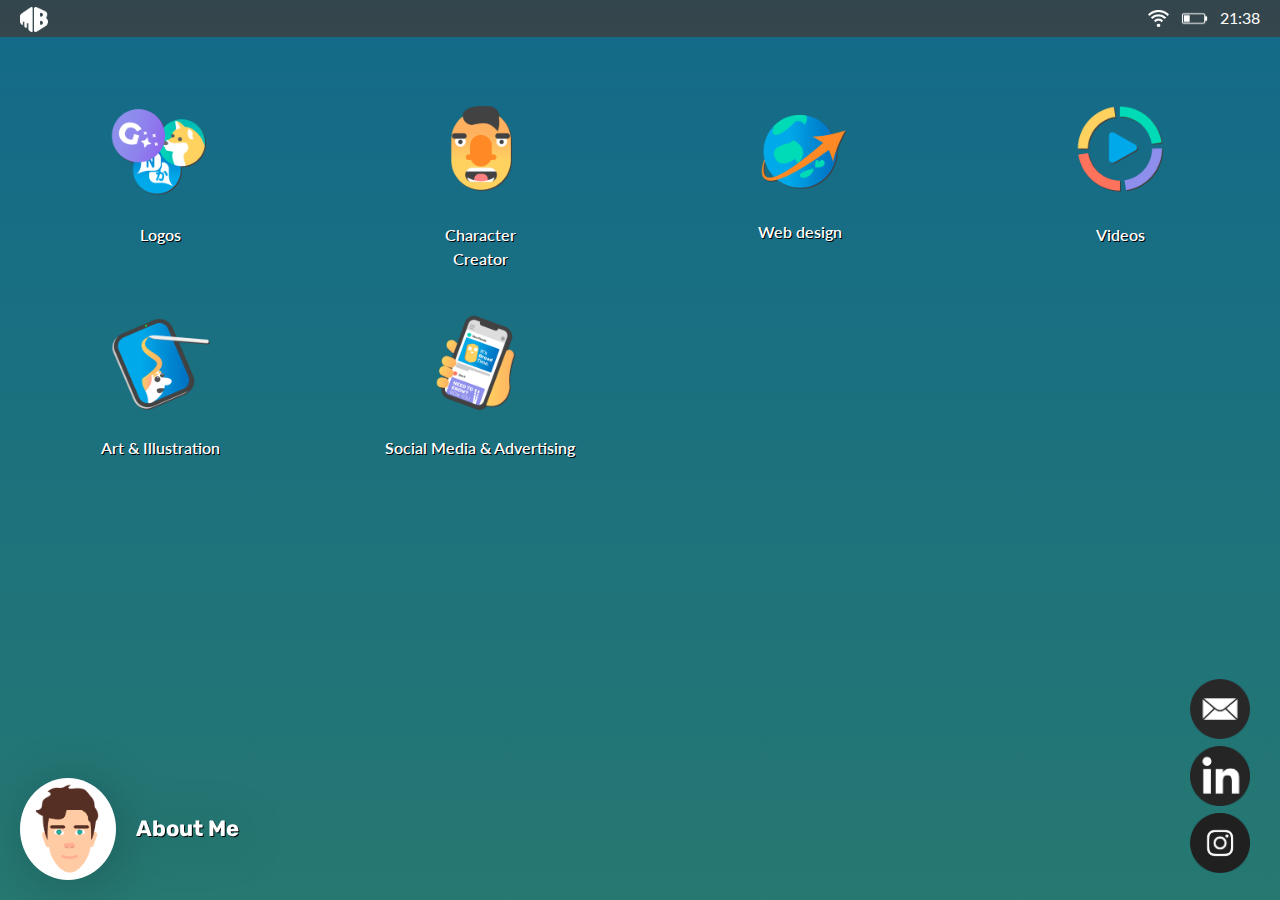
<file: index.html>
<!DOCTYPE html>
<html>

<head>


	<link rel="stylesheet" href="style.css">
	<script src="myscripts.js"></script>
	<link rel="preconnect" href="https://fonts.googleapis.com">
	<link rel="preconnect" href="https://fonts.gstatic.com" crossorigin>
	<link href="https://fonts.googleapis.com/css2?family=Rubik:ital,wght@0,300;0,400;0,500;0,600;0,700;0,800;0,900;1,300;1,400;1,500;1,600;1,700;1,800;1,900&display=swap" rel="stylesheet">
	<link href="https://fonts.googleapis.com/css2?family=Lato:ital,wght@0,100;0,300;0,400;0,700;0,900;1,100;1,300;1,400;1,700;1,900&display=swap" rel="stylesheet">
	<meta name="viewport" content="width=device-width; initial-scale=1.0; maximum-scale=1.0; user-scalable=0;">
	<meta name="apple-mobile-web-app-capable" content="yes">
	<meta name="mobile-web-app-capable" content="yes">



</head>

<body id="index-body">



	<div id="outerContainer">
		<div id="container">

			<div class="topbar">
				<div class="topbar-text">
					<img src="images/icons/mb_logo.png">
				</div>
				<div class=topbar-icons>
					<img src="images/icons/wifi.png">
					<img src="images/icons/battery.png">
					<p><span id="datetime"></span></p>

					<script>
					var dt = new Date();
					document.getElementById("datetime").innerHTML = (("0"+dt.getHours()).slice(-2)) +":"+ (("0"+dt.getMinutes()).slice(-2));
					</script>
				</div>
			</div>



			<div class="icons">
				<div class="icon" id="icon1">
					<a href="graphic.html" target="search_iframe" onclick="openWindow()"><img src="images/icons/logos_icon.png"></a>
					<p>Logos</p>
				</div>





				<div class="icon" id="icon2">
					<a href="ps2/arrangement.html" target="search_iframe" onclick="openWindow()"><img src="images/icons/character_icon.png"></a>
					<p>Character<br>Creator</p>

				</div>

				<div class="icon" id="icon3" onclick="openWindow3()">

					<img src="images/icons/web_icon.png">
					<p>Web design</p>

				</div>

				<div class="icon" id="icon4">

					<a href="videoplayer.html" target="search_iframe" onclick="openWindow()"><img src="images/icons/video_icon.png"></a>
					<p>Videos</p>

				</div>


				<div class="icon" id="icon6">

					<a href="art.html" target="search_iframe" onclick="openWindow()"><img src="images/icons/art_icon.png"></a>
					<p>Art & Illustration</p>

				</div>
				<div class="icon" id="icon7">

					<a href="social.html" target="search_iframe" onclick="openWindow()"><img src="images/icons/social_icon.png"></a>
					<p>Social Media & Advertising</p>

				</div>
			</div>



			<div id="about-me-container">
				<div class="about-me-inner">
					<div>
						<p>Hi, I’m Mitchell. I'm a digital designer based in Wellington, New Zealand. <br><br>

							My skills cover a versatile range of mediums, from animation and video design, graphic design and illustration, through to web design and front-end web development. I built this portfolio from scratch as a web-app to demonstrate this range. I am a creative at heart so I'm always looking at different ways to communicate my design vision.

							<br><br>
							I've worked as an in-house designer and Digital Media Manager for education company StudyTime since 2020, and have contracted as a freelance designer prior and during this time. I also have a double degree of a Bachelor of Design Innovation and a Bachelor of Commerce, majoring in Media Design and Information Systems respectively.
							<br><br>
							If you'd like to learn more, feel free to contact me, or check out my attached socials.


						</p></div>
						<div class="close-about"></div>
					</div>
				</div>





				<div id="dock">
					<div class="about-button-container">
						<div class="about-button"onclick="slide()">
							<img src="images/icons/about_icon.png">
							<h3> About Me </h3>
						</div>
					</div>
				</div>

				<div class="links">
					<a href="mailto:mitchellbarclay2@gmail.com" class="links-links"><img src="images/icons/link_email.png"></a>
					<a href="https://www.linkedin.com/in/mitbarclay/" class="links-links"><img src="images/icons/link_in.png"></a>
					<a href="https://instagram.com/mitchellbarclay" class="links-links"><img src="images/icons/link_ig.png"></a>
				</div>



				<div id="item1" class="item window">

					<div class="close" onclick="closer()">
						<a href="load.html" target="search_iframe">×</a>
					</div>

					<div class="item-window">

						<div class="window-inner" id="window-inner1">
							<div class="webframe-container" >
								<div class="webframe-inner-container">
									<iframe src="graphic.html" class="window-iframe" title="description" name="search_iframe"></iframe>
								</div>
							</div>
						</div>


						<div class="window-inner" id="window-inner2">
							<!-- <div class="character-container" >
							<div class="character-inner-container">
							<iframe src="ps2/arrangement.html" class="window-iframe" title="description"></iframe>
						</div>
					</div> -->
				</div>

				<div class="window-inner" id="window-inner3">


					<div class="tabs-container">
						<div class="tab">
							<a class="tab1 active-tab" href="st_home.html" target="web_iframe" onclick="active1()">StudyTime</a>
							<a class="tab2" href="store.html" target="web_iframe" onclick="active2()">Store</a>
							<a class="tab3" href="academy.html" target="web_iframe" onclick="active3()">Academy</a>
						</div>
					</div>
					<div class="webframe-container">
						<div class="webframe-inner-container">
							<iframe src="st_home.html" class="window-iframe" title="description" name="web_iframe"></iframe>

						</div>
					</div>

				</div>


				<div class="window-inner" id="window-inner4">



				</div>

			</div>

		</div>


		<script src="myscripts.js"></script>
	</body>

	</html>
</file>
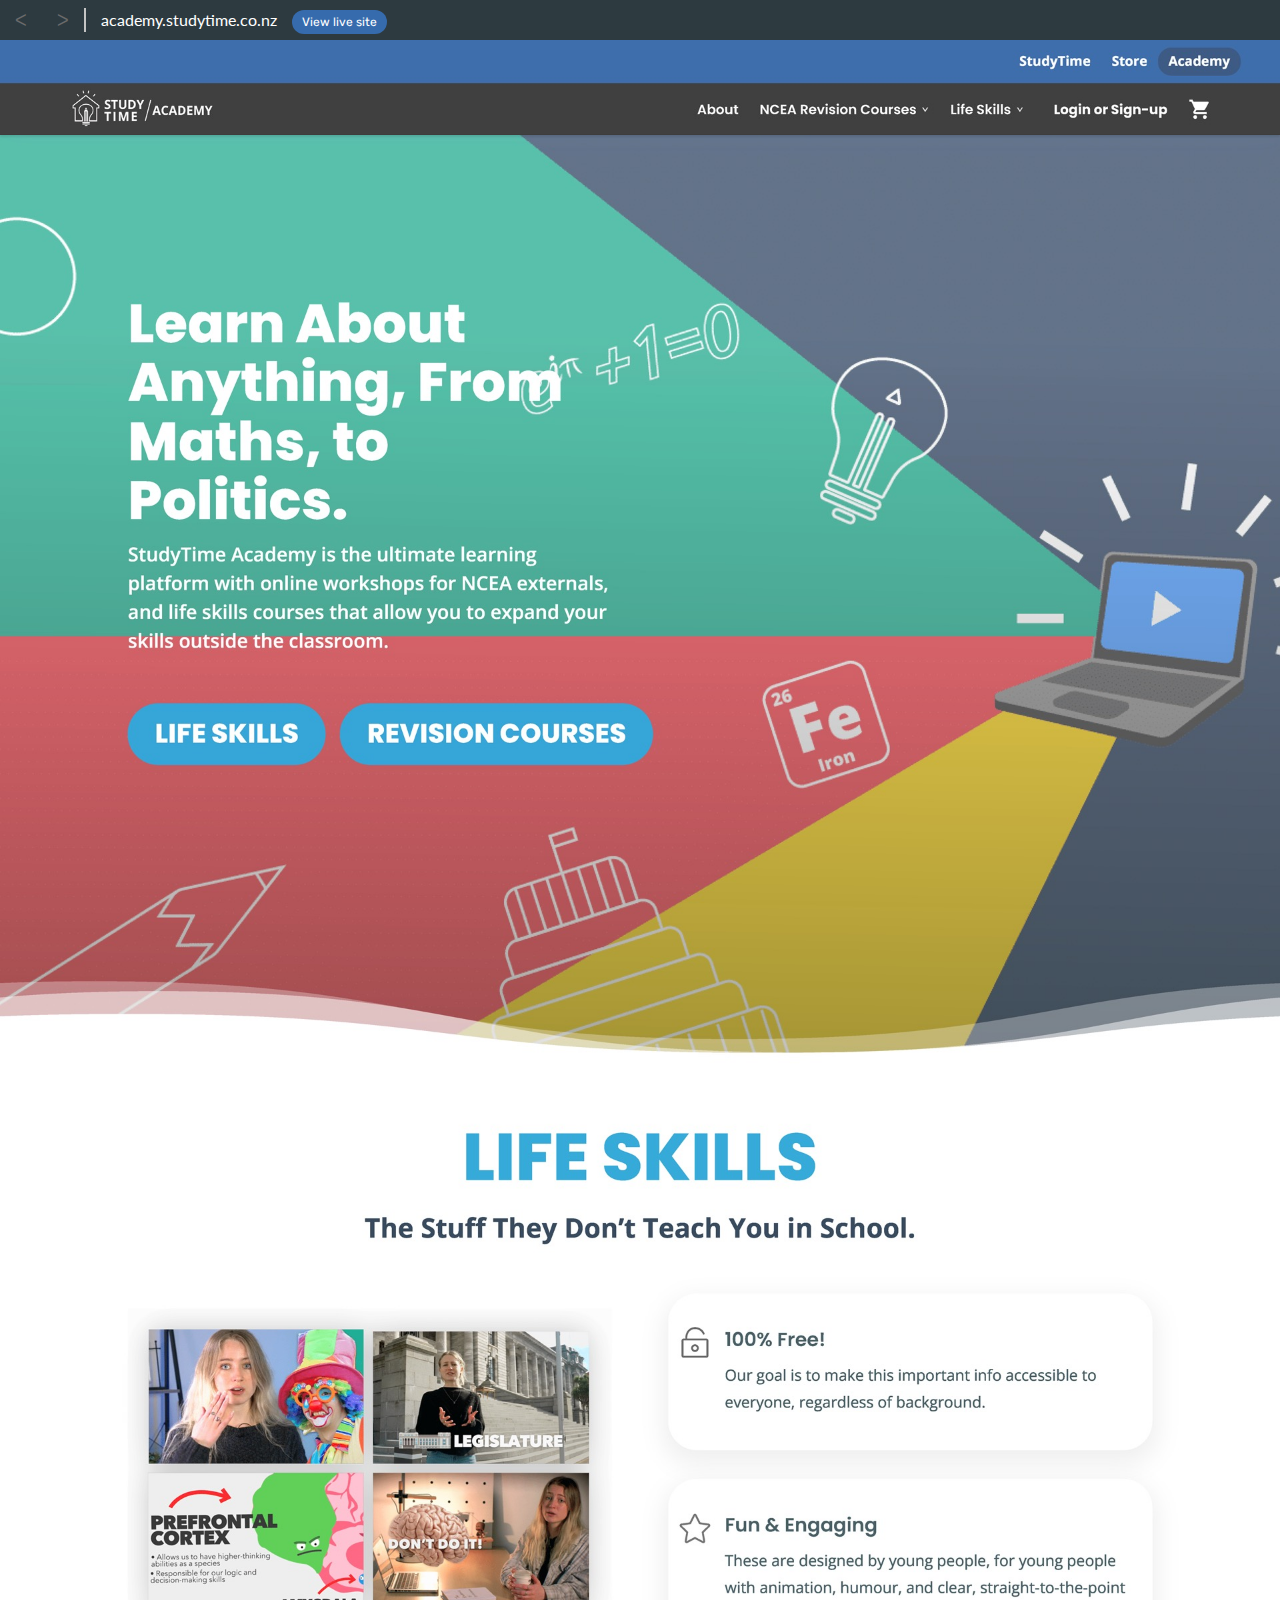
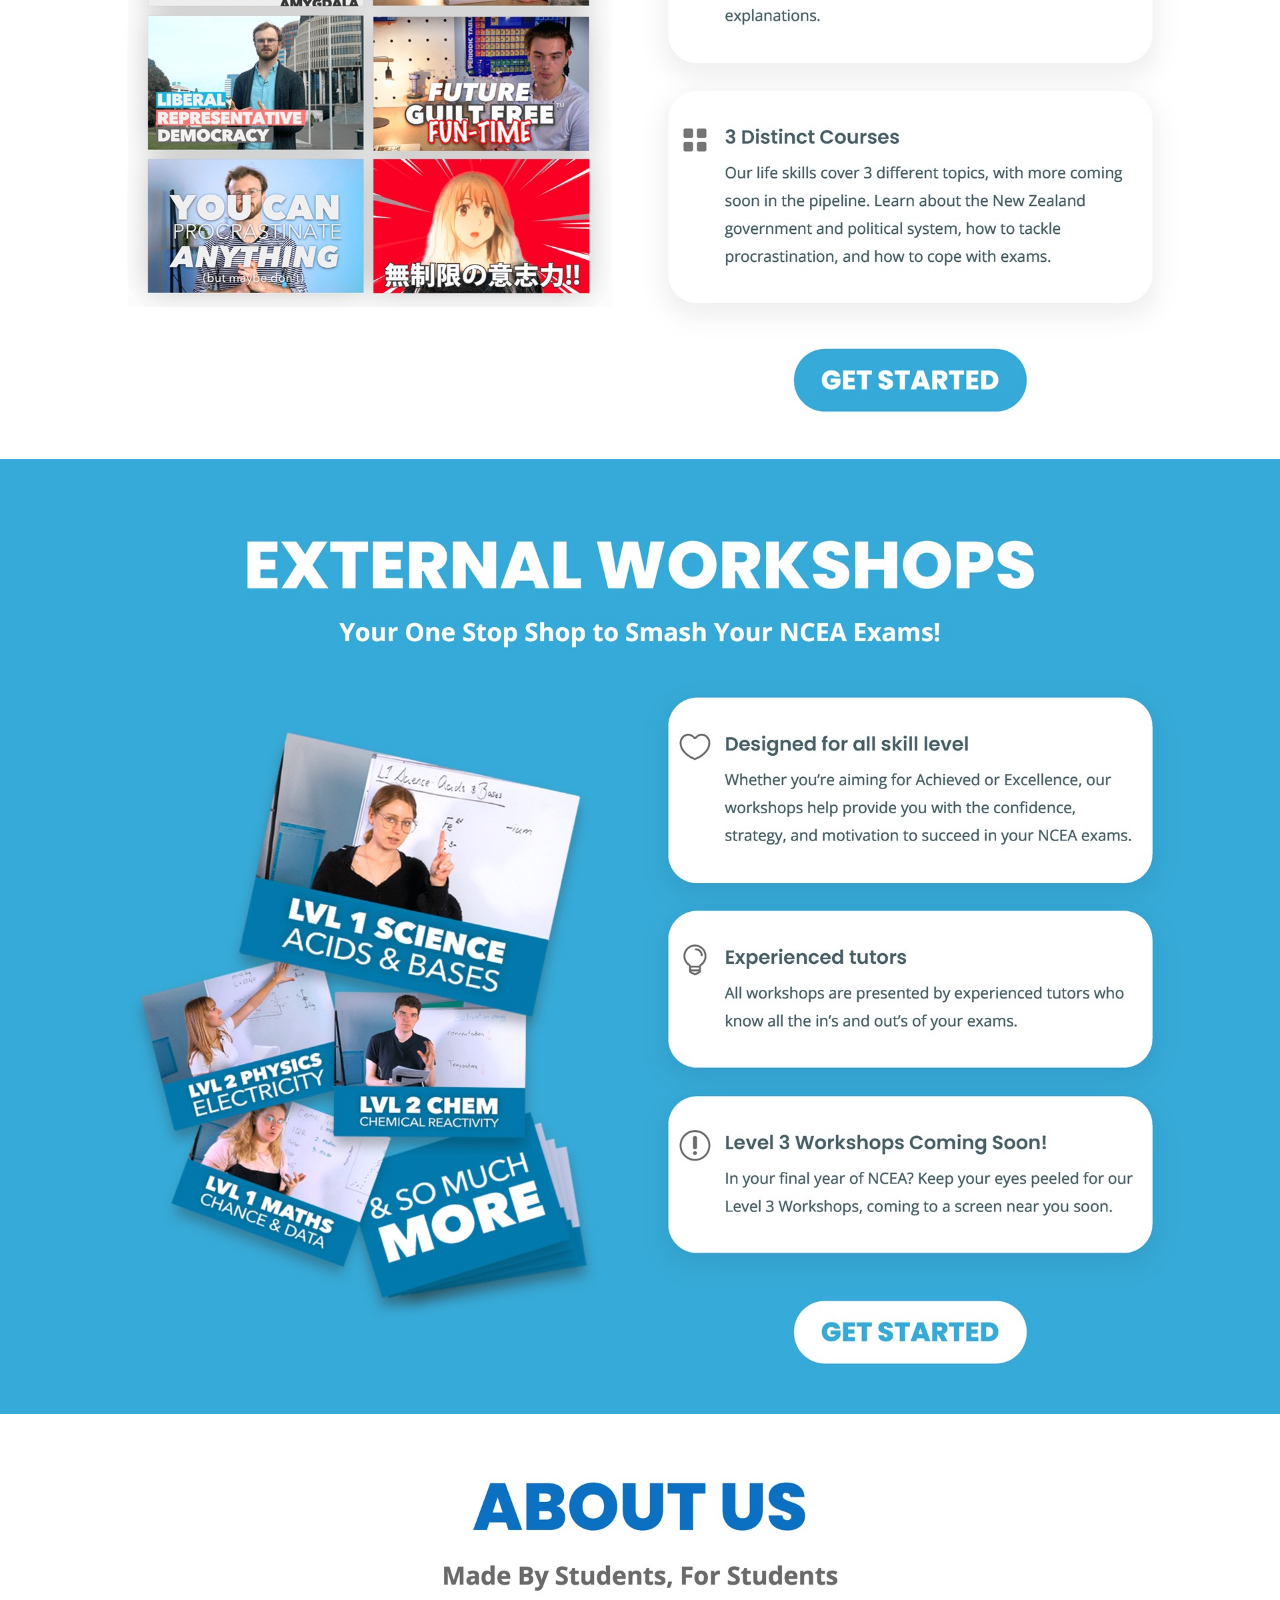
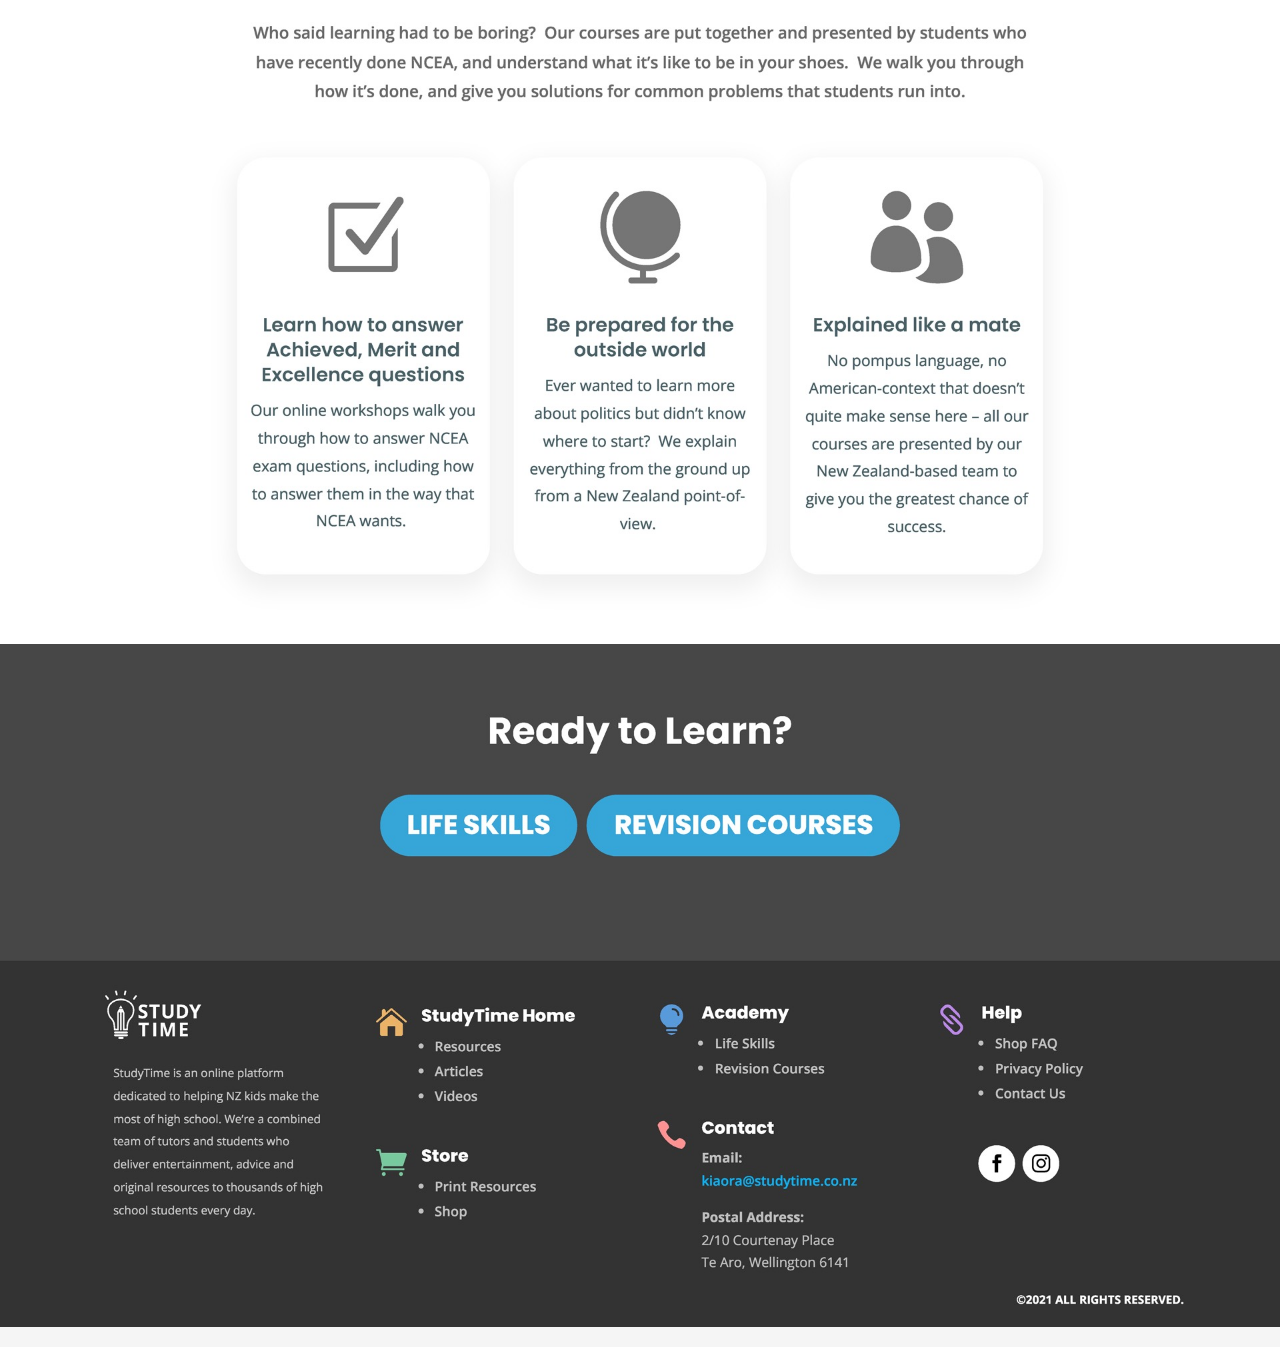
<file: academy.html>
<!DOCTYPE html>
<html>

<head>


	<link rel="stylesheet" href="style.css">
	<script src="myscripts.js"></script>
	<link rel="preconnect" href="https://fonts.googleapis.com">
	<link rel="preconnect" href="https://fonts.gstatic.com" crossorigin>
	<link href="https://fonts.googleapis.com/css2?family=Rubik:ital,wght@0,300;0,400;0,500;0,600;0,700;0,800;0,900;1,300;1,400;1,500;1,600;1,700;1,800;1,900&display=swap" rel="stylesheet">
	<link href="https://fonts.googleapis.com/css2?family=Lato:ital,wght@0,100;0,300;0,400;0,700;0,900;1,100;1,300;1,400;1,700;1,900&display=swap" rel="stylesheet">

	<style>



	</style>


</head>

<body class="iframe-body" style="margin:0px">

	<div class="stitched-website">
		<img src="images/web_ac/ac_menu.jpg" class="web-menu-top">
		<img src="images/web_ac/ac_menu2.jpg" class="web-menu">
		<img src="images/web_ac/ac_1.jpg" class ="page-preview">
		<img src="images/web_ac/ac_2.jpg" class ="page-preview">
		<img src="images/web_ac/ac_3.jpg" class ="page-preview">
		<img src="images/web_ac/ac_4.jpg" class ="page-preview">
		<img src="images/web_ac/ac_5.jpg" class ="page-preview">





	</div>

	<div class="menu-bar" style="position:fixed; width:100vw;">
		<div class="search-bar">
			<p>	ᐸ </p> <p>ᐳ</p>
			<div class="url-bar">
				<p>academy.studytime.co.nz</p><a href="https://academy.studytime.co.nz" class="web-links" target="_blank">View live site</a>
			</div>

		</div>
		<div id="website-info" class="info-closed" onclick="webInfo()">

			<div class = "web-info-inner">
				<p></p>
			</div>

		</div>
	</div>

	<script>

	var infoslide = document.getElementById("website-info");

	function webInfo(){


		if (infoslide.style.width !== "60vw") {
			infoslide.style.width = "60vw";
			infoslide.classList.add('info-open')
			infoslide.classList.remove('info-closed');

		} else {
			infoslide.style.width = "0vw";
			infoslide.classList.remove('info-open')
			infoslide.classList.add('info-closed');

		}


	}

	</script>

</body>

</html>
</file>
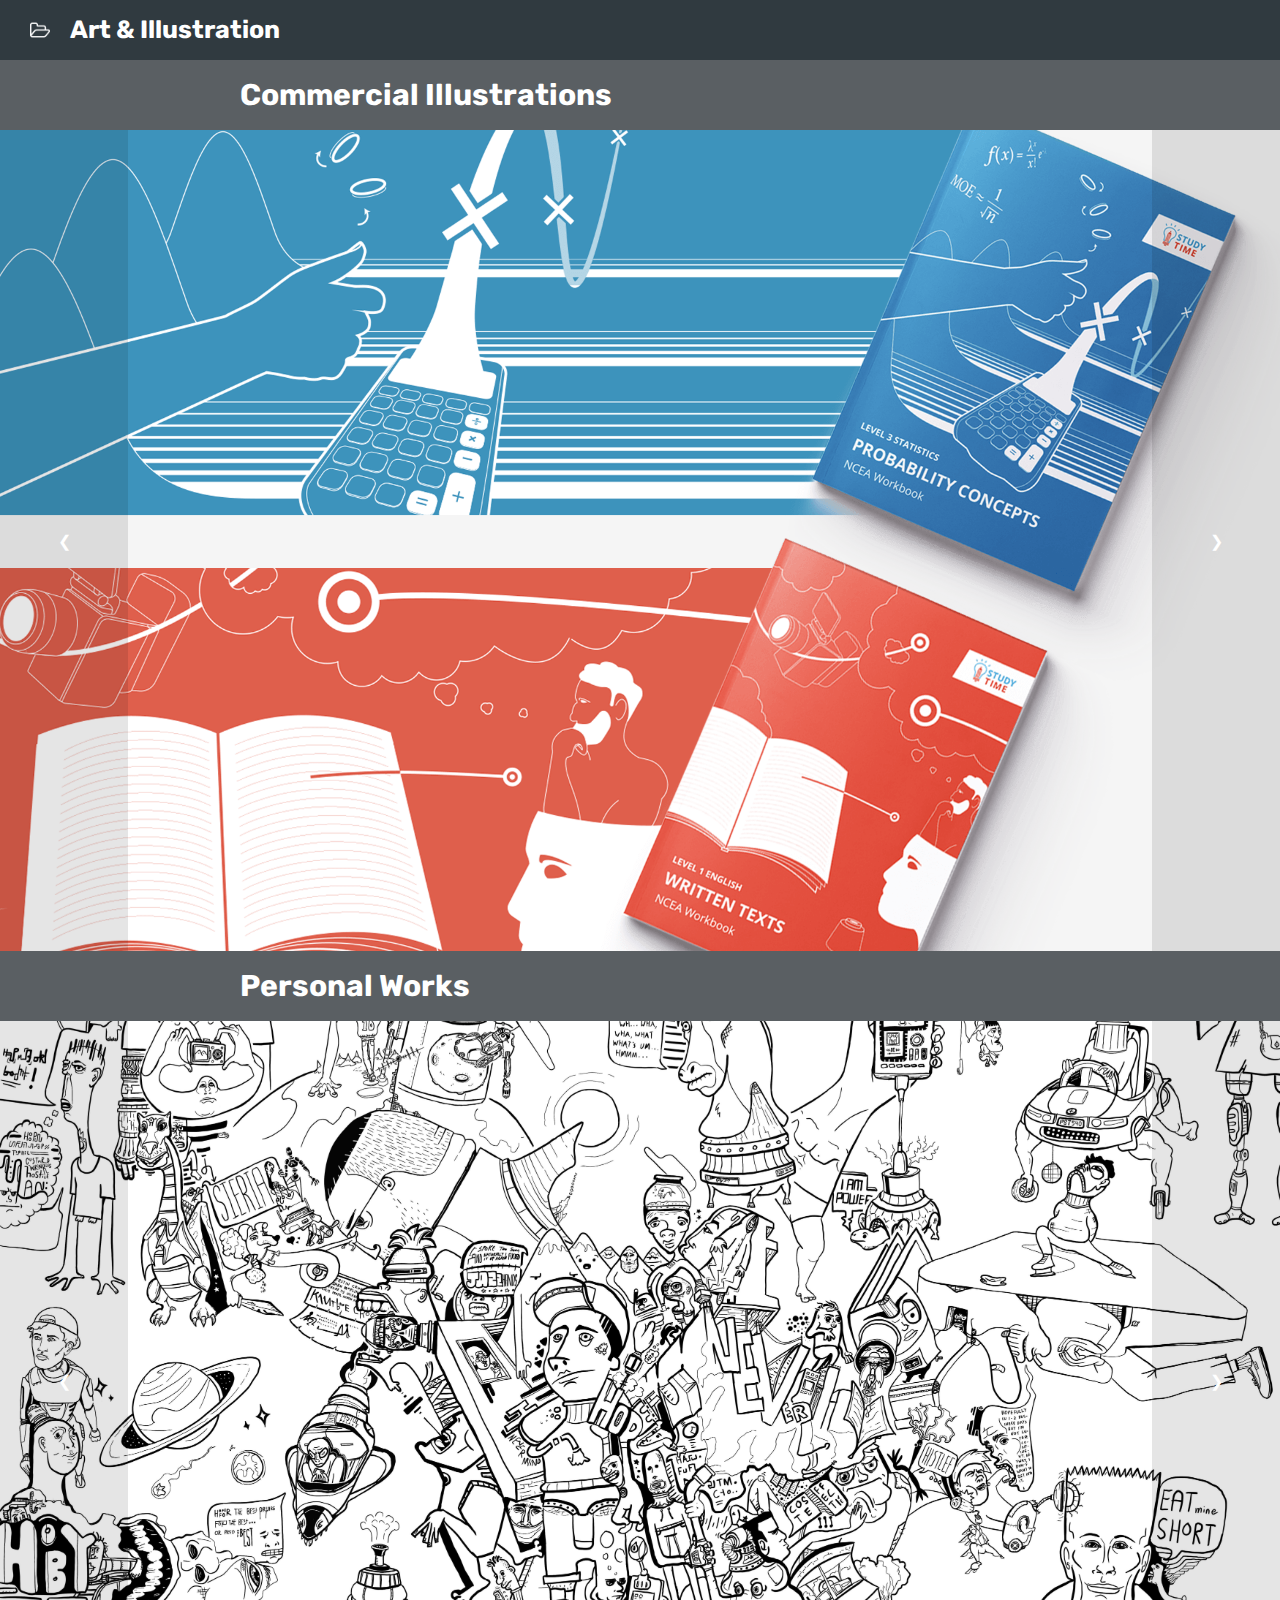
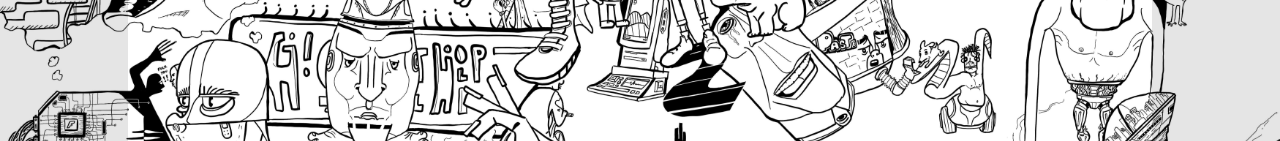
<file: art.html>
<!DOCTYPE html>
<html>

<head>


	<link rel="stylesheet" href="style.css">
	<script src="myscripts.js"></script>
	<link rel="preconnect" href="https://fonts.googleapis.com">
	<link rel="preconnect" href="https://fonts.gstatic.com" crossorigin>
	<link href="https://fonts.googleapis.com/css2?family=Rubik:ital,wght@0,300;0,400;0,500;0,600;0,700;0,800;0,900;1,300;1,400;1,500;1,600;1,700;1,800;1,900&display=swap" rel="stylesheet">
	<link href="https://fonts.googleapis.com/css2?family=Lato:ital,wght@0,100;0,300;0,400;0,700;0,900;1,100;1,300;1,400;1,700;1,900&display=swap" rel="stylesheet">

	<style>

	.mySlides img{
		width:auto;
		max-height:100%;
		margin:auto!important;
		max-width:100%;
	}

	.mySlides2 img{
		width:100%;
		max-height:100%;
		margin:0px;
		max-width:100%;
		padding:0px;
		display:block;

	}

	.mySlides2{
		text-align:center;
		margin:0px;
		padding:0px;

	}

	.mySlides{
		text-align:center;
		height:80vh;
		margin:0px;
		padding:0px;
		display:flex;
		position:relative;
		background:white;

	}

	* {box-sizing:border-box}

	/* Slideshow container */
	.slideshow-container {
		width:100%;
		position: relative;
		margin: auto;
	}

	/* Hide the images by default */
	.mySlides {
		display: none;
	}

	/* Next & previous buttons */
	.prev, .next {
		cursor: pointer;
		position: absolute;
		top: 0%;
		height:100%;
		width:10vw;
		color: white;
		font-weight: bold;
		font-size: 40px;
		transition: 0.6s ease;
		border-radius: 0px;
		user-select: none;
		background-color: rgba(0,0,0,0.1);
		display:flex;
	}

	.prev p, .next p {
		margin:auto;
	}

	.buttons{
		height:100%;
	}
	/* Position the "next button" to the right */
	.next {
		right: 0%;

	}

	/* On hover, add a black background color with a little bit see-through */
	.prev:hover, .next:hover {
		background-color: rgba(0,0,0,0.3);
	}


	/* Fading animation */
	.fade {
		-webkit-animation-name: fade;
		-webkit-animation-duration: 1.5s;
		animation-name: fade;
		animation-duration: 1.5s;
	}

	@-webkit-keyframes fade {
		from {opacity: .4}
		to {opacity: 1}
	}

	@keyframes fade {
		from {opacity: .4}
		to {opacity: 1}
	}



	.row{

		width:100%;
		display:flex;
		text-align:center;
		padding:0px;
		background-color:white;
		border-radius:40px;
		margin-left:auto;
		margin-right:auto;

	}

	body{
		background:white!important;
	}

	.column{
		display:inline-block;
		width:50%;
	}


	.column img{
		width:70%;
	}

	.row img {
		width:100%;
		margin-top:0px;
		margin-bottom:0px;

	}


	.sub-header h2{
		color:#4eb593;
		padding:0px;
		margin:0px;
	}

	.sub-header{
		padding-left:20px;
		padding-right:20px;
		background:white;
		margin-left:20px;
		margin-right:20px;
		border-radius:20px;
		padding-top:15px;
		padding-bottom:15px;
		margin-top:20px;
		margin-bottom:20px;
	}

	.sub-header p{
		text-align:left;
	}


	.logo-header{
		text-align:left;
		background:#303a40;
		width:100%;
		display:flex;
		position:fixed;
		top:0px;
		height:60px;

	}

	.logo-header img{
		height:20px;
		margin-top:auto;
		margin-bottom:auto;
		margin-left:30px;
	}

	.logo-header h1{
		font-size:25px;
		margin-left:20px;
		margin-right:20px;
		color:white;
		margin-top:15px;
		margin-bottom:5px;
		padding-bottom:10px;

	}

	.row2{
		width:100%;
		text-align:center;


	}

	.row2 img{
		width:25vw;
		max-height:300px;
		max-width:80%;
		margin-left:2%;
		margin-right:2%;
		border-radius:30px;
		margin-bottom:2%;
		margin-top:2%;


	}

	.feature-art {
		background:url("images/art/sketch_comp.jpg");
    width:100vw;
		height:80vh;
		background-size:cover;
		background-position:center;
	}
/*
	.feature-art2{
	background:url("images/art/wbk_final2.png");
	background-size:cover;
	background-position:right;
	width:100vw;
	height:90vh;
	} */



	/*
	.page-description p::before{
	content:"↳ ";
	position:absolute;
	margin-left:-40px;
	font-size:1.5em;
	margin-top:0.5em;
	} */

	.description-2{
		margin-top:0px;
	}

	@media screen and (max-width: 767px) {



	}

	@media screen and (max-width: 1000px) {
		.row{
			display:flex;
		}

		.column {
			width:100%;
		}

	}


	@media screen and (max-width: 600px) {
		.row{
			display:inline-block;
			width:100%;
			border-radius:0px;
			margin-bottom:0px;
		}


		.row2 img{
			width:70%;
			height:auto;
			max-height:none;
		}


		.row img {

			margin-top:0px;
			margin-bottom:0px;

		}


	}

</style>


</head>

<body class="iframe-body" style="background:#ebebeb; margin:0px; padding:0px;">


	<div class="logo-header">
		<img src="images/icons/openfolder.png"><h1>Art & Illustration</h1>
	</div>

	<div class="page-description">
		<!-- <p><b>StudyTime:</b> While working for education company StudyTime I was fortunate enough to put my mark on resources used by thousands of NCEA students every year. This included cover illustrations and in-book illustrations for workbooks and visual guides, as well as social media materials and visual iconography for the StudyTime series of websites.</p> -->
		<h3>Commercial Illustrations</h3>
	</div>


<!--
	<div class="row">

		<img src="images/art/wbk_final2.png">
	</div> -->




	<div class="slideshow-container">
		<div class="mySlides2 fade">
			<img src="images/art/wbk_final2.png">
			<!-- <div class="feature-art2">
			</div> -->
		</div>

		<div class="mySlides2 fade">
			<img src="images/art/wtg_illustration1.png">
		</div>

		<div class="mySlides2 fade">
			<img src="images/art/wtg_illustration2.png">
		</div>

		<div class="mySlides2 fade">
			<img src="images/art/success.png">

		</div>

		<div class="mySlides2 fade">
			<img src="images/art/funeral.png">

		</div>

		<div class="mySlides2 fade">
			<img src="images/art/academy_banner.jpg">
		</div>

		<div class="mySlides2 fade">
			<img src="images/art/st_mash2.png">
		</div>

		<div class="buttons">
			<!-- Next and previous buttons -->
			<a class="prev" onclick="plusSlides2(-1)"><p>&#10094;</p></a>
			<a class="next" onclick="plusSlides2(1)"><p>&#10095;</p></a>
		</div>
	</div>



	<div class="page-description description-2">
		<!-- <p><b>Personal works:</b> A collection of my favourite illustrative works undertaken for friends and family, or personal projects.</p> -->
		<h3>Personal Works</h3>
	</div>

	<!-- <div class="row2">
	<img src="images/art/mans.jpg">
	<img src="images/art/sushi.jpg">
	<img src="images/art/bear.jpg">
	<img src="images/art/robot.png">
	<img src="images/art/brart.jpg">
	<img src="images/art/smile.png">
	<img src="images/art/blonde.jpg">
	<img src="images/art/bot.jpg">
	<img src="images/art/cry.jpg">
	<img src="images/art/me2.png">
	<img src="images/art/speed.jpg">





</div> -->



<!-- <img src="images/art/sketch_comp.jpg" style="width:100vw;"> -->


<!-- Slideshow container -->
<div class="slideshow-container">

	<!-- Full-width images with number and caption text -->
	<div class="mySlides fade">
		<!-- <img src="images/art/sketch_comp.jpg"> -->
		<div class="feature-art"></div>
	</div>

	<div class="mySlides fade">
		<img src="images/art/bear.jpg">
	</div>

	<div class="mySlides fade">
		<img src="images/art/mans.jpg">
	</div>

	<div class="mySlides fade">
		<img src="images/art/sushi.jpg">
	</div>


	<div class="mySlides fade">
		<img src="images/art/robot.png">
	</div>

	<div class="mySlides fade">
		<img src="images/art/funeral.png">
	</div>

	<div class="mySlides fade">

		<img src="images/art/me2.png">

	</div>

	<div class="mySlides fade">

		<img src="images/art/squad.jpg">

	</div>



	<div class="mySlides fade">
		<img src="images/art/smile.png">
	</div>

	<div class="mySlides fade">

		<img src="images/art/speed.jpg">

	</div>

	<div class="mySlides fade">

		<img src="images/art/bot.jpg">

	</div>

	<div class="mySlides fade">

		<img src="images/art/blonde.jpg">

	</div>

	<div class="mySlides fade">
		<img src="images/art/brart.jpg">
	</div>


	<div class="mySlides fade">
		<img src="images/art/cry.jpg">
	</div>





	<div class="buttons">
		<!-- Next and previous buttons -->
		<a class="prev" onclick="plusSlides(-1)"><p>&#10094;</p></a>
		<a class="next" onclick="plusSlides(1)"><p>&#10095;</p></a>
	</div>
</div>


<style>

</style>

<script>

var slideIndex = 1;
showSlides(slideIndex);
showSlides2(slideIndex);


// Next/previous controls
function plusSlides(n) {
	showSlides(slideIndex += n);
}

function plusSlides2(n) {
	showSlides2(slideIndex += n);
}

// Thumbnail image controls
function currentSlide2(n) {
	showSlides(slideIndex = n);
}

function currentSlide2(n) {
	showSlides2(slideIndex = n);
}



function showSlides(n) {
	var i;
	var slides = document.getElementsByClassName("mySlides");
	if (n > slides.length) {slideIndex = 1}
	if (n < 1) {slideIndex = slides.length}
	for (i = 0; i < slides.length; i++) {
		slides[i].style.display = "none";
	}

	slides[slideIndex-1].style.display = "block";
}

function showSlides2(n) {
	var i;
	var slides2 = document.getElementsByClassName("mySlides2");
	if (n > slides2.length) {slideIndex = 1}
	if (n < 1) {slideIndex = slides2.length}
	for (i = 0; i < slides2.length; i++) {
		slides2[i].style.display = "none";
	}

	slides2[slideIndex-1].style.display = "block";
}

</script>



</body>

</html>
</file>
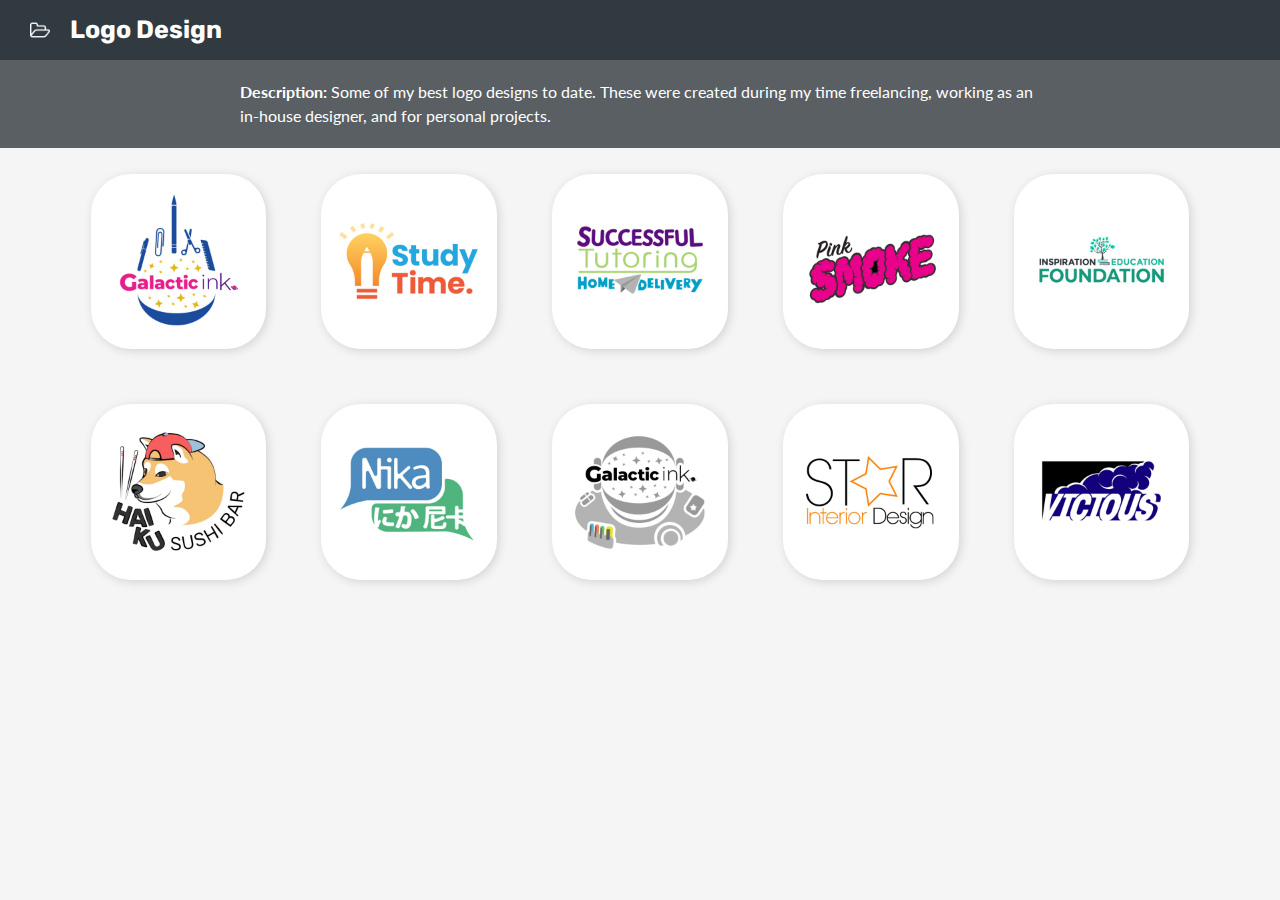
<file: graphic.html>
<!DOCTYPE html>
<html>

<head>


	<link rel="stylesheet" href="style.css">
	<script src="myscripts.js"></script>
	<link rel="preconnect" href="https://fonts.googleapis.com">
	<link rel="preconnect" href="https://fonts.gstatic.com" crossorigin>
	<link href="https://fonts.googleapis.com/css2?family=Rubik:ital,wght@0,300;0,400;0,500;0,600;0,700;0,800;0,900;1,300;1,400;1,500;1,600;1,700;1,800;1,900&display=swap" rel="stylesheet">
	<link href="https://fonts.googleapis.com/css2?family=Lato:ital,wght@0,100;0,300;0,400;0,700;0,900;1,100;1,300;1,400;1,700;1,900&display=swap" rel="stylesheet">

	<style>

body{
	background:white!important;
}

	.row{

		width:100%;
		display:flex;
		text-align:center;

	}



	.flex-grid img{
		width:18%;
		max-width:150px;
		background:white;
		padding:1%;
		border-radius:40px;
		margin:2%;
		box-shadow:2px 2px 10px lightgrey;
	}


.page-description{
}

.page-description p{
}






	@media screen and (max-width: 700px) {
		.row{
			display:inline-block;
		}
		.flex-grid img{
			width:25%;
		}



	}


	@media screen and (max-width: 500px) {
		.row{
			display:inline-block;
		}
		.flex-grid img{
			width:40%;
			border-radius:20px;
			margin:2%;
		}


	.logo-header h1{
	}


	}

</style>


</head>

<body class="iframe-body" style="background:#f5f5f5; margin:0px; padding:0px;">


	<div class="logo-header">
		<img src="images/icons/openfolder.png"><h1>Logo Design</h1>
	</div>

	<div class="page-description">
		<p><b>Description:</b> Some of my best logo designs to date. These were created during my time freelancing, working as an in-house designer, and for personal projects.</p>
	</div>

	<div class="row">
		<div class="flex-grid">
			<img src="images/logos/gala.jpg">
			<img src="images/logos/st.jpg">
			<img src="images/logos/skt.jpg">
			<img src="images/logos/pink.jpg">
			<img src="images/logos/ief.jpg">
			<img src="images/logos/haiku.jpg">
			<img src="images/logos/nika1.jpg">
			<img src="images/logos/gala2.jpg">
			<img src="images/logos/star.jpg">
		<img src="images/logos/vicious.jpg">

		</div>
	</div>



</body>

</html>
</file>
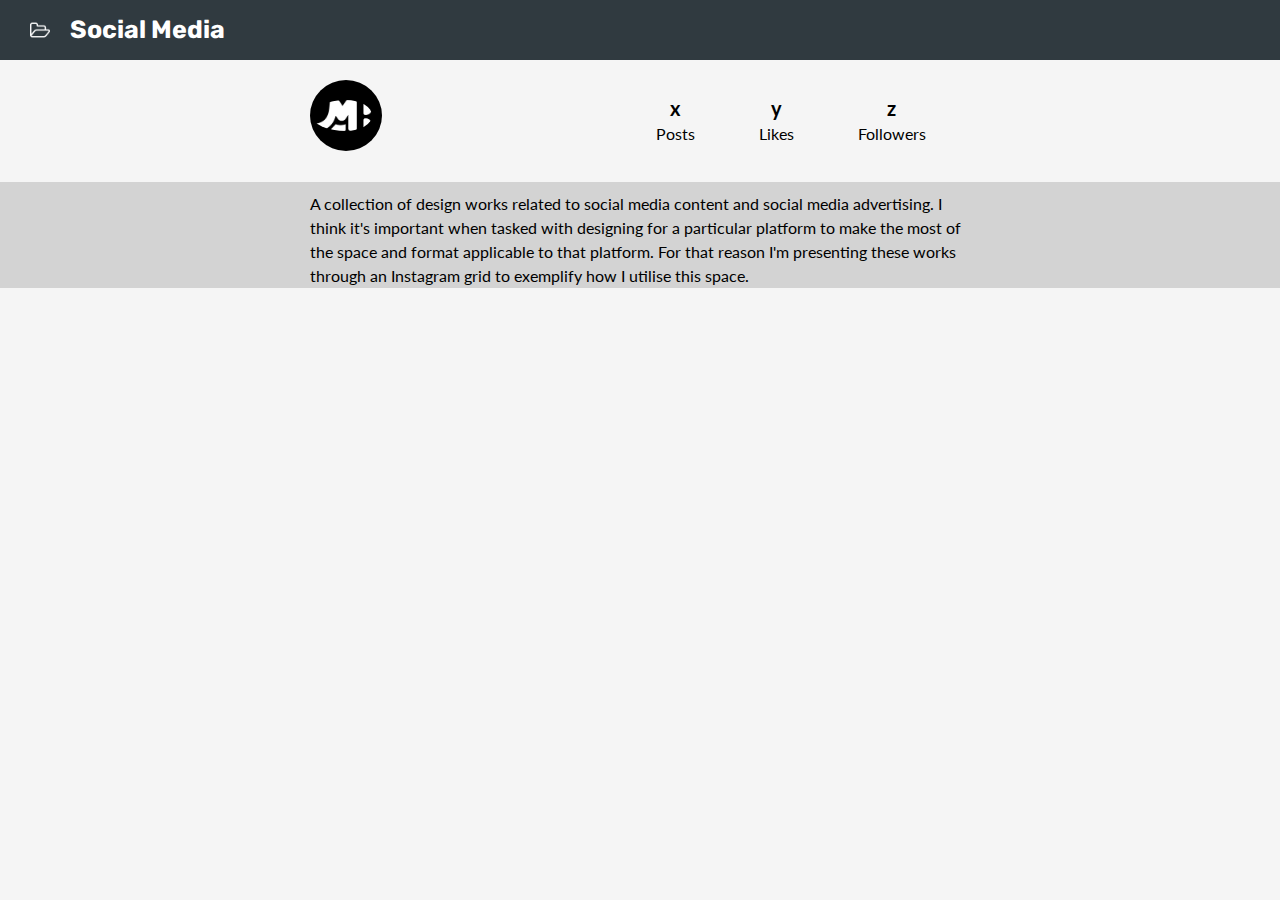
<file: social.html>
<!DOCTYPE html>
<html>

<head>


	<link rel="stylesheet" href="style.css">
	<script src="myscripts.js"></script>
	<link rel="preconnect" href="https://fonts.googleapis.com">
	<link rel="preconnect" href="https://fonts.gstatic.com" crossorigin>
	<link href="https://fonts.googleapis.com/css2?family=Rubik:ital,wght@0,300;0,400;0,500;0,600;0,700;0,800;0,900;1,300;1,400;1,500;1,600;1,700;1,800;1,900&display=swap" rel="stylesheet">
	<link href="https://fonts.googleapis.com/css2?family=Lato:ital,wght@0,100;0,300;0,400;0,700;0,900;1,100;1,300;1,400;1,700;1,900&display=swap" rel="stylesheet">

	<style>

	.eapps-instagram-feed-posts-view{
		margin-bottom:20px;
	}

	.ig-description p{
		text-align:left!important;
		border-radius:20px;
		max-width:660px;
		padding:10px 20px 10px 20px;
		margin:auto;
	}

	.ig-description{
		background:lightgrey;

		margin:auto;
		display:flex;
		width:100%;
	}

	.ig-grid{
		max-width:700px;
		margin:auto;
		width:100%;
		margin-top:20px;
	}

	.eapps-instagram-feed-popup-item{
		margin-top:10vh!important;
		margin-bottom:50vh!important;
	}

	.es-post-media-carousel-arrow-next{
    background:rgba(214, 214, 214, 0.7);
		width:50px!important;
		height:50px!important;
		text-align:center;
right:0px!important;

	}

	.es-post-media-carousel-arrow-prev{
		background:rgba(214, 214, 214, 0.7);
		width:50px!important;
		height:50px!important;
		text-align:center;
left:0px!important;

	}

		.es-post-media-carousel-arrow-next::after{
			margin-right:10px;
			margin-top:3px;
			background:#323538!important;
		}
		.es-post-media-carousel-arrow-next::before{
			margin-right:10px;
			margin-top:3px;
			background:#323538!important;
		}

		.es-post-media-carousel-arrow-prev::after{
			margin-left:10px;
			margin-top:3px;
			background:#323538!important;
		}
		.es-post-media-carousel-arrow-prev::before{
			margin-left:10px;
			margin-top:3px;
			background:#323538!important;
		}

	.ig-grid-container{
		max-width:700px;
		margin:auto;
	}
.eapps-instagram-feed-popup-inner{
  max-width:80vh!important;
	margin-top:0px!important;
}

	h4{
		text-align:center;
		margin:auto;
		margin-top:20px;
	}

	.ig-profile img{
		width:60px;
		background:black;
		padding:20px 10px 20px 2px;
		border-radius:50%;
		border:none;
	}

	.img-container{

		margin-right:auto;
		margin-left:20px;
		padding-right:3vw;

	}

	.ig-p-row{
		margin:auto;
		width:100vw;
		display:flex;
		margin-bottom:20px;
		margin-top:80px;
		max-width:700px;
	}

	.ig-profile{
		padding-bottom:20px;
	}

	.meta-count{
		line-height:1em;
		text-align:center;
		margin-left:auto;
		display:flex;
		right:0px;
	}


	.meta-count p{
		margin-right:5vw;
	}

	.count-num{
		font-size:20px;
		font-weight:bold;
	}


.banner-container{
	width:100%;
	margin:auto;
	position:absolute;
	display:flex;
	margin-top: -40px;
	z-index:99999;
	margin-bottom:20px;

}
	.banner-img{
		width:100%;
		max-width:700px;
		margin:auto;

		}

	.banner-img img{
		width:100%;
		margin-bottom:30px;
	}

	.watermark-cover{
		width:100vw;
		background:#f5f5f5;
		height:50px;
		margin-top:-50px;
		z-index:999999;
		position:absolute;
	}


	@media screen and (max-width: 767px) {

.ig-grid-container{
	width:100%;
	margin:0px;
	padding:0px;
	max-width:100vw;

}

.ig-grid {
	margin-top:0px;
	margin:0px;
  padding:0px;
	max-width:100vw;
}

.elfsight-app-8a49c0c9-9e43-41af-9e1a-f5318a505596{
	margin:0px;
	padding:0px;
}

.banner-img{
	width:95%;
}

.banner-img img{
	width:100%;
	margin-bottom:10px;
}

.eapps-instagram-feed-posts-view{
	margin-bottom:0px;
}

.es-popup-close{
	margin-top:48px!important;

}

.eapps-instagram-feed-popup-mobile-panel{
	margin-top:48px!important;
}

}
</style>

</head>

<body class="iframe-body" style="background:white; margin:0px; padding:0px;">

	<div class="logo-header">
		<img src="images/icons/openfolder.png"><h1>Social Media</h1>
	</div>

	<div class="ig-profile">

		<div class = "ig-p-row">
			<div class="img-container">
				<img src="images/icons/mb_logo2.png">
			</div>
			<div class="meta-count">

				<p><span class="count-num">x</span><br>Posts</p>
				<p><span class="count-num">y</span><br>Likes</p>
				<p><span class="count-num">z</span><br>Followers</p>

			</div>
		</div>
		<div class = "ig-description">
			<p> A collection of design works related to social media content and social media advertising. I think it's important when tasked with designing for a particular platform to make the most of the space and format applicable to that platform. For that reason I'm presenting these works through an Instagram grid to exemplify how I utilise this space. </p>
		</div>


	</div>


  <div class="ig-grid-container">
	<div class="ig-grid"><script src="https://apps.elfsight.com/p/platform.js" defer></script>
		<div class="elfsight-app-8a49c0c9-9e43-41af-9e1a-f5318a505596"></div></div>
</div>

<div class="watermark-cover">
</div>

<!-- <div class="banner-container">
<div class="banner-img">
	<img src="images/social/st_banner.png">
	<img src="images/social/arrow_banner.png">
</div>
</div> -->

	</div>


</body>

</html>
</file>
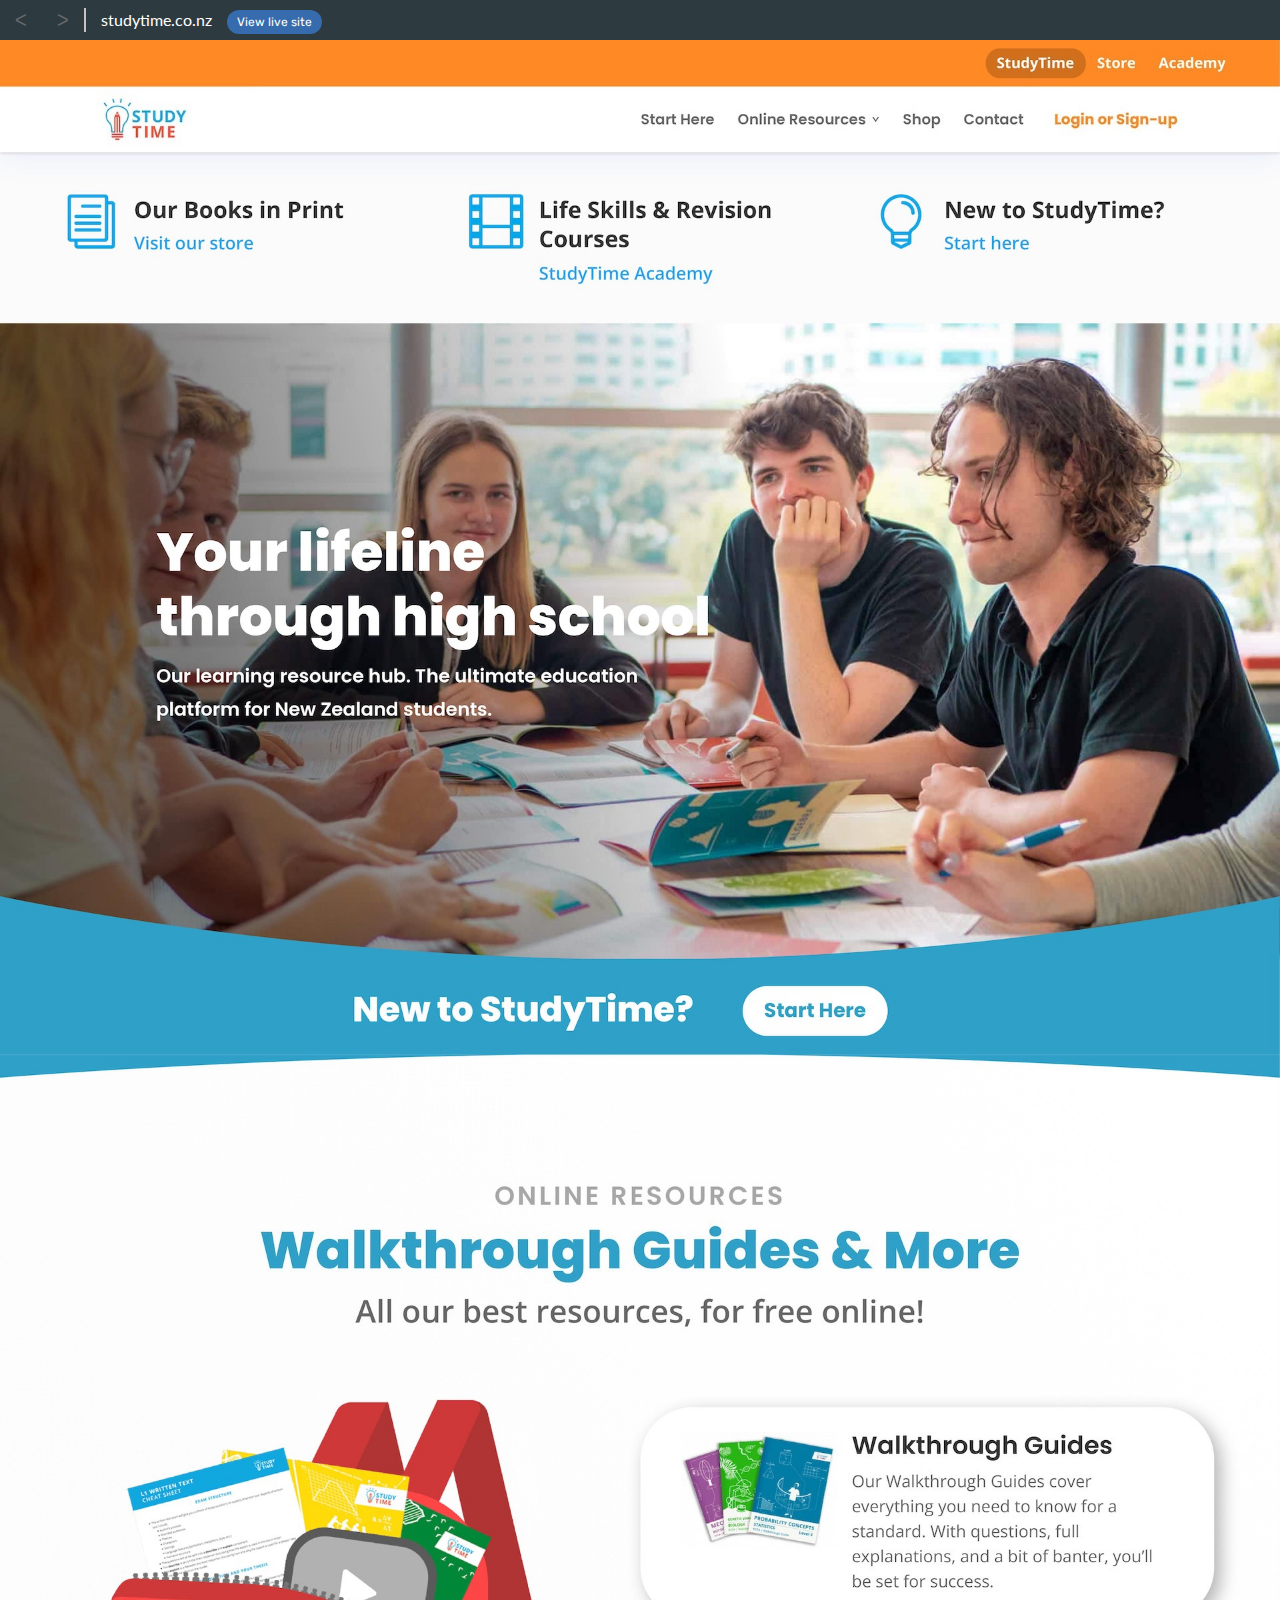
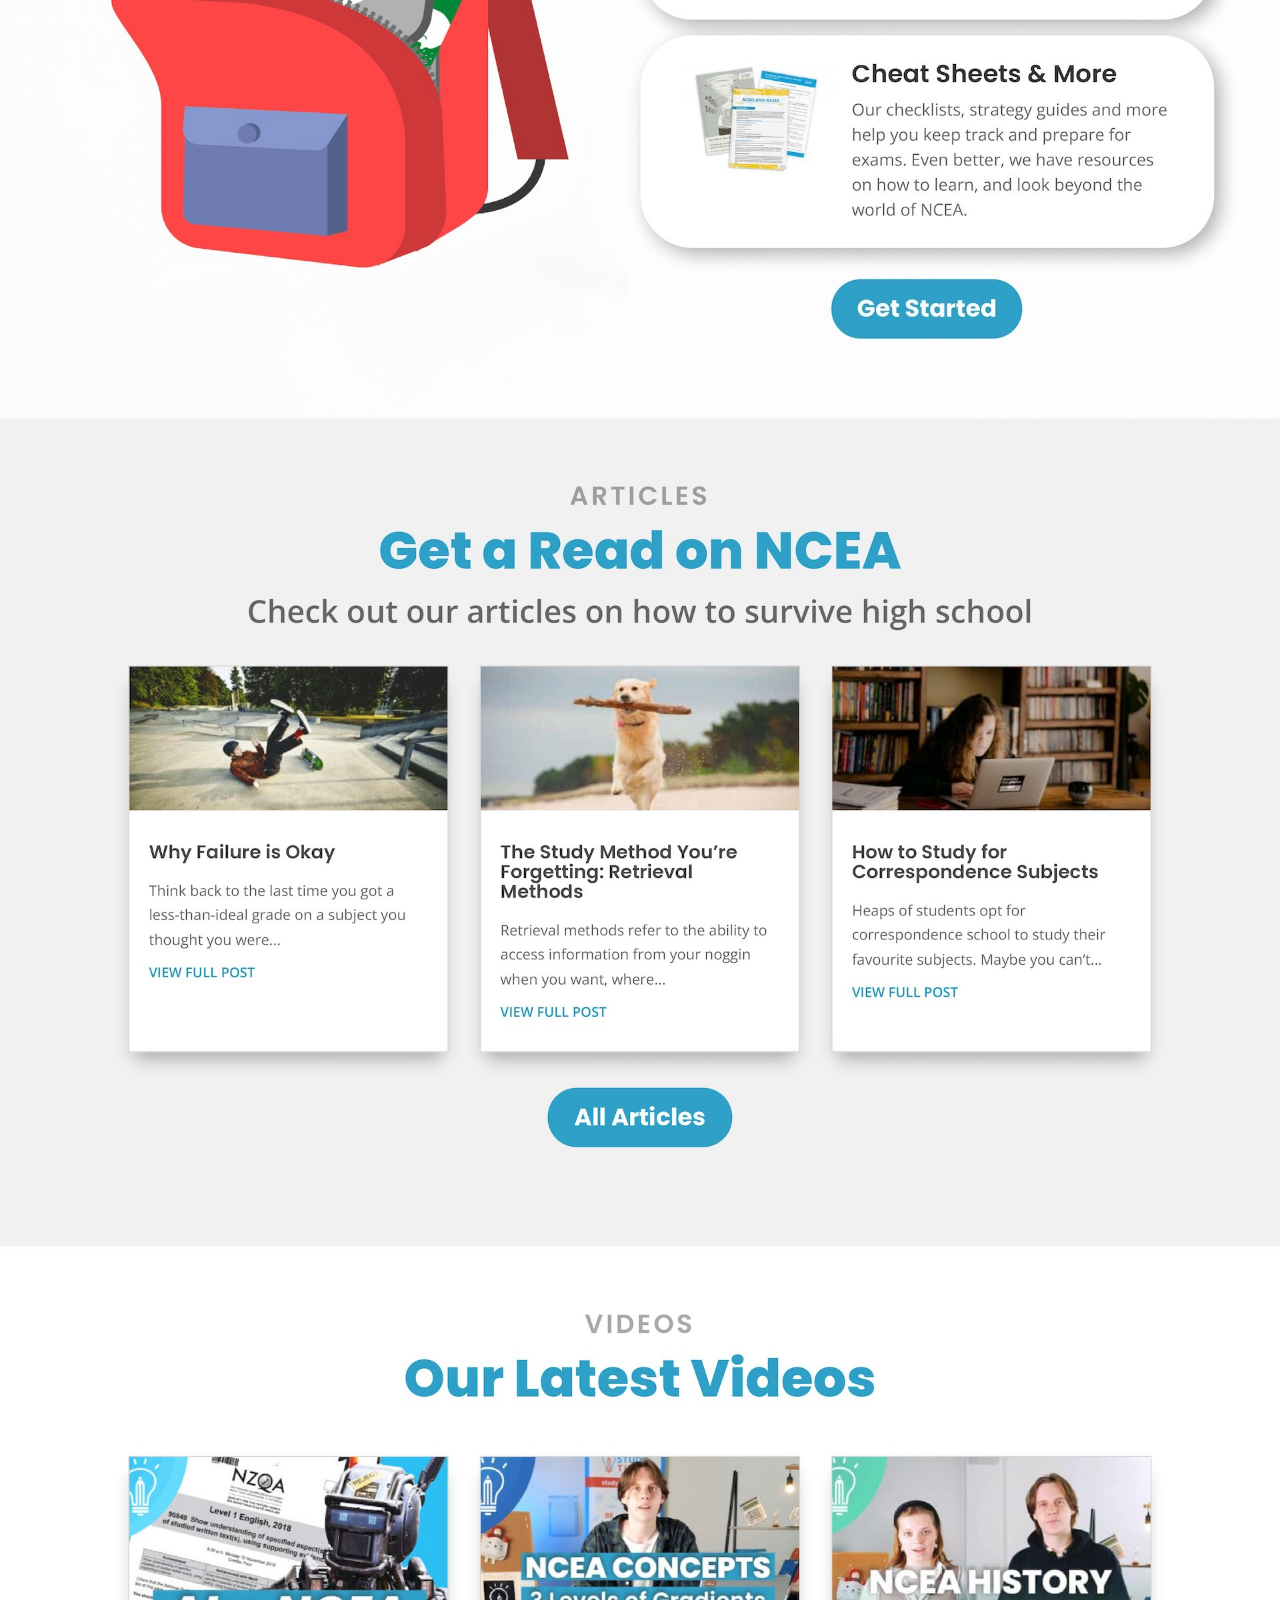
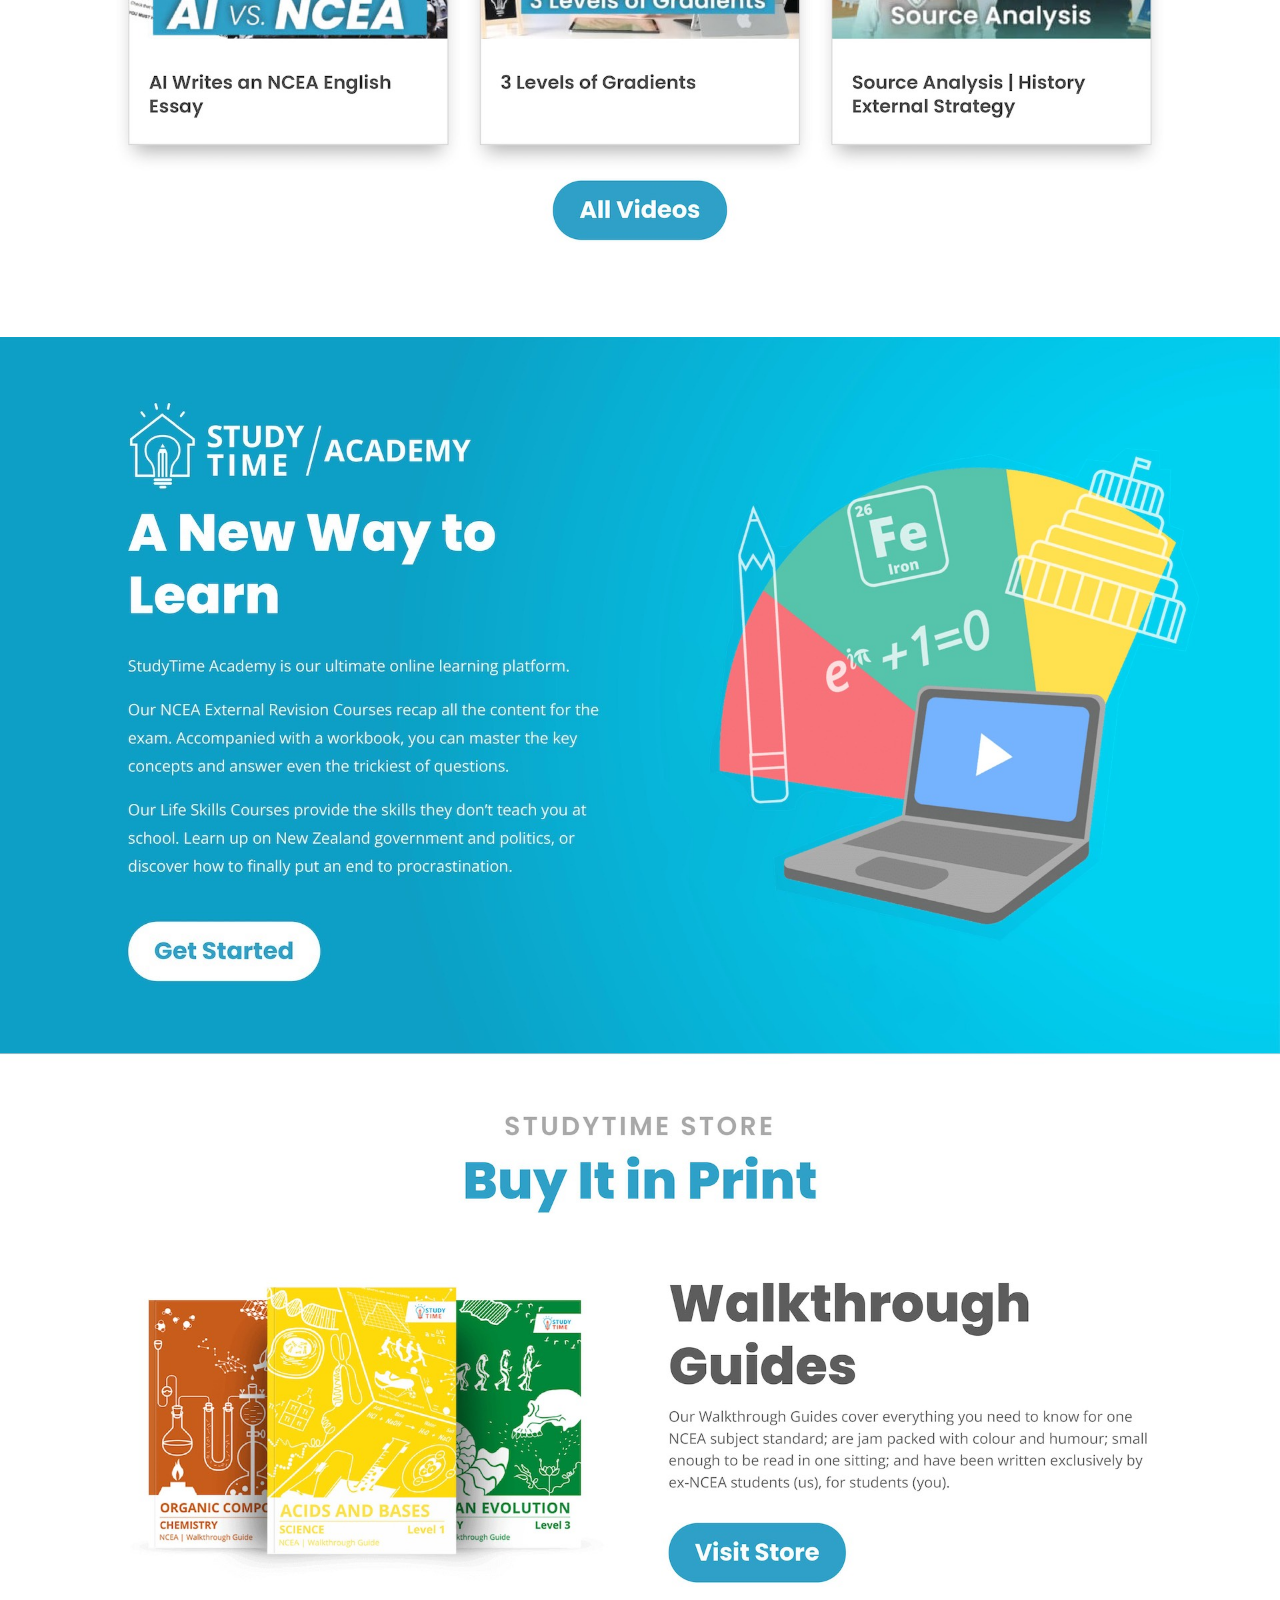
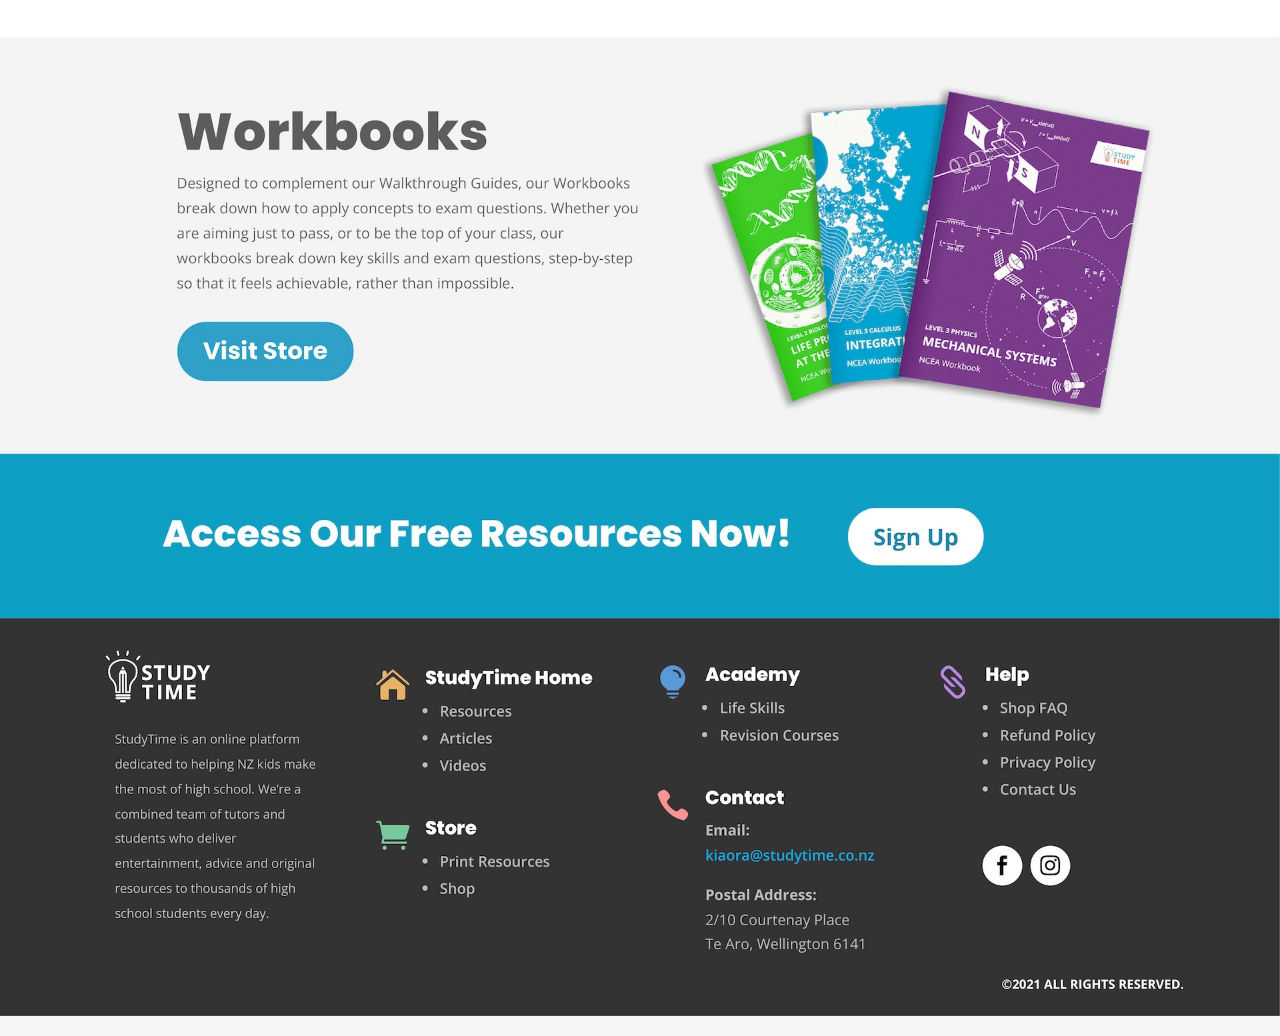
<file: st_home.html>
<!DOCTYPE html>
<html>

<head>


	<link rel="stylesheet" href="style.css">
	<script src="myscripts.js"></script>
	<link rel="preconnect" href="https://fonts.googleapis.com">
	<link rel="preconnect" href="https://fonts.gstatic.com" crossorigin>
	<link href="https://fonts.googleapis.com/css2?family=Rubik:ital,wght@0,300;0,400;0,500;0,600;0,700;0,800;0,900;1,300;1,400;1,500;1,600;1,700;1,800;1,900&display=swap" rel="stylesheet">
	<link href="https://fonts.googleapis.com/css2?family=Lato:ital,wght@0,100;0,300;0,400;0,700;0,900;1,100;1,300;1,400;1,700;1,900&display=swap" rel="stylesheet">


	<style>





</style>


</head>

<body class="iframe-body" style="margin:0px">



	<div class="stitched-website">
		<img src="images/web_st/st_menu.jpg" class="web-menu-top">
		<img src="images/web_st/st_menu2.jpg" class="web-menu">
		<img src="images/web_st/st_1.jpg" class ="page-preview"  >
		<img src="images/web_st/st_2.jpg" class ="page-preview"  >
		<img src="images/web_st/st_3.jpg" class ="page-preview"  >
		<img src="images/web_st/st_4.jpg" class ="page-preview"  >
		<img src="images/web_st/st_5.jpg" class ="page-preview"  >
		<img src="images/web_st/st_6.jpg" class ="page-preview"  >
		<img src="images/web_st/st_8.jpg" class ="page-preview"  >
		<img src="images/web_st/st_9.jpg" class ="page-preview"  >
		<img src="images/web_st/st_10.jpg" class ="page-preview">
	</div>




	<div class="menu-bar" style="position:fixed; width:100vw;">
		<div class="search-bar">
			<p class="back-button">	ᐸ </p> <p class= "back-button">ᐳ</p>
			<div class="url-bar">
				<p>studytime.co.nz</p><a href="https://studytime.co.nz" class="web-links" target="_blank">View live site</a>
			</div>

		</div>
		<div id="website-info" class="info-closed" onclick="webInfo()">

			<div class = "web-info-inner">
				<p></p>
			</div>

		</div>
	</div>



	<script>

	var infoslide = document.getElementById("website-info");

	function webInfo(){


		if (infoslide.style.width !== "60vw") {
			infoslide.style.width = "60vw";
			infoslide.classList.add('info-open')
			infoslide.classList.remove('info-closed');

		} else {
			infoslide.style.width = "0vw";
			infoslide.classList.remove('info-open')
			infoslide.classList.add('info-closed');

		}


	}

	</script>
</body>

</html>
</file>
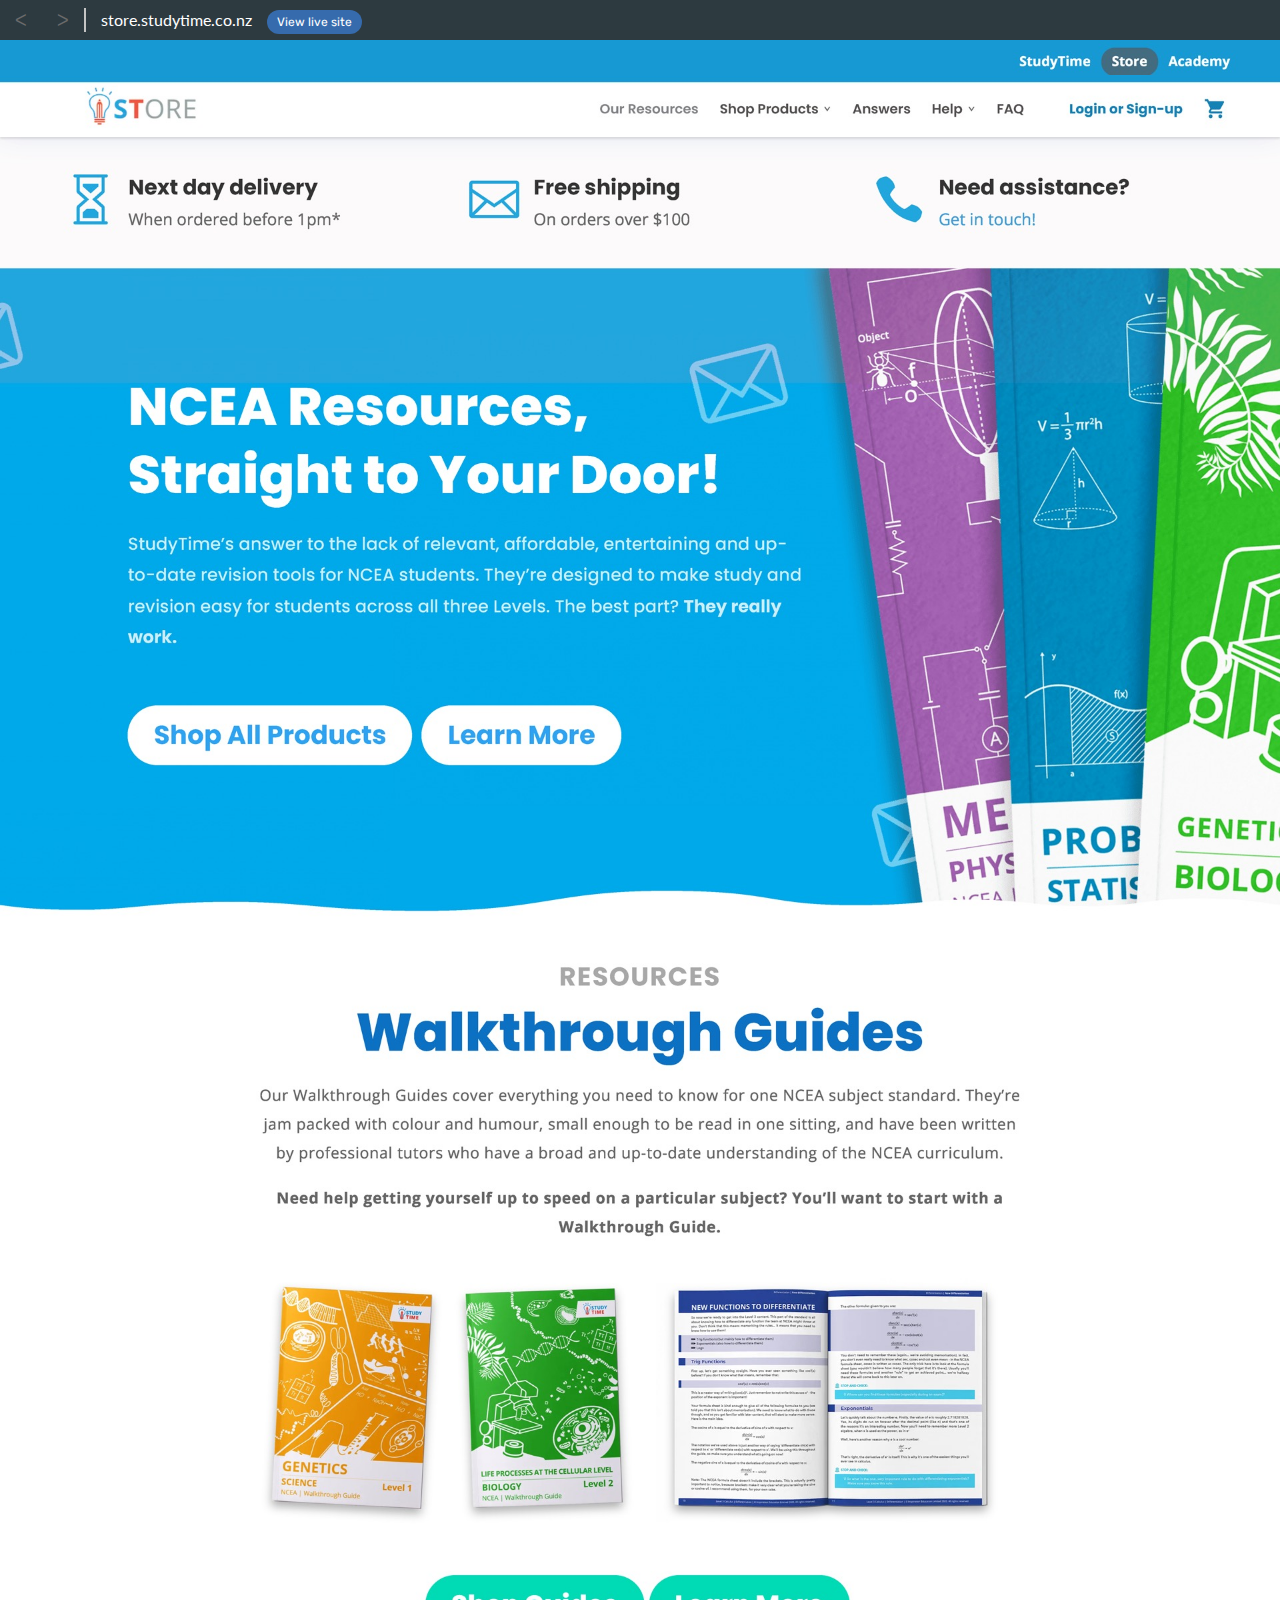
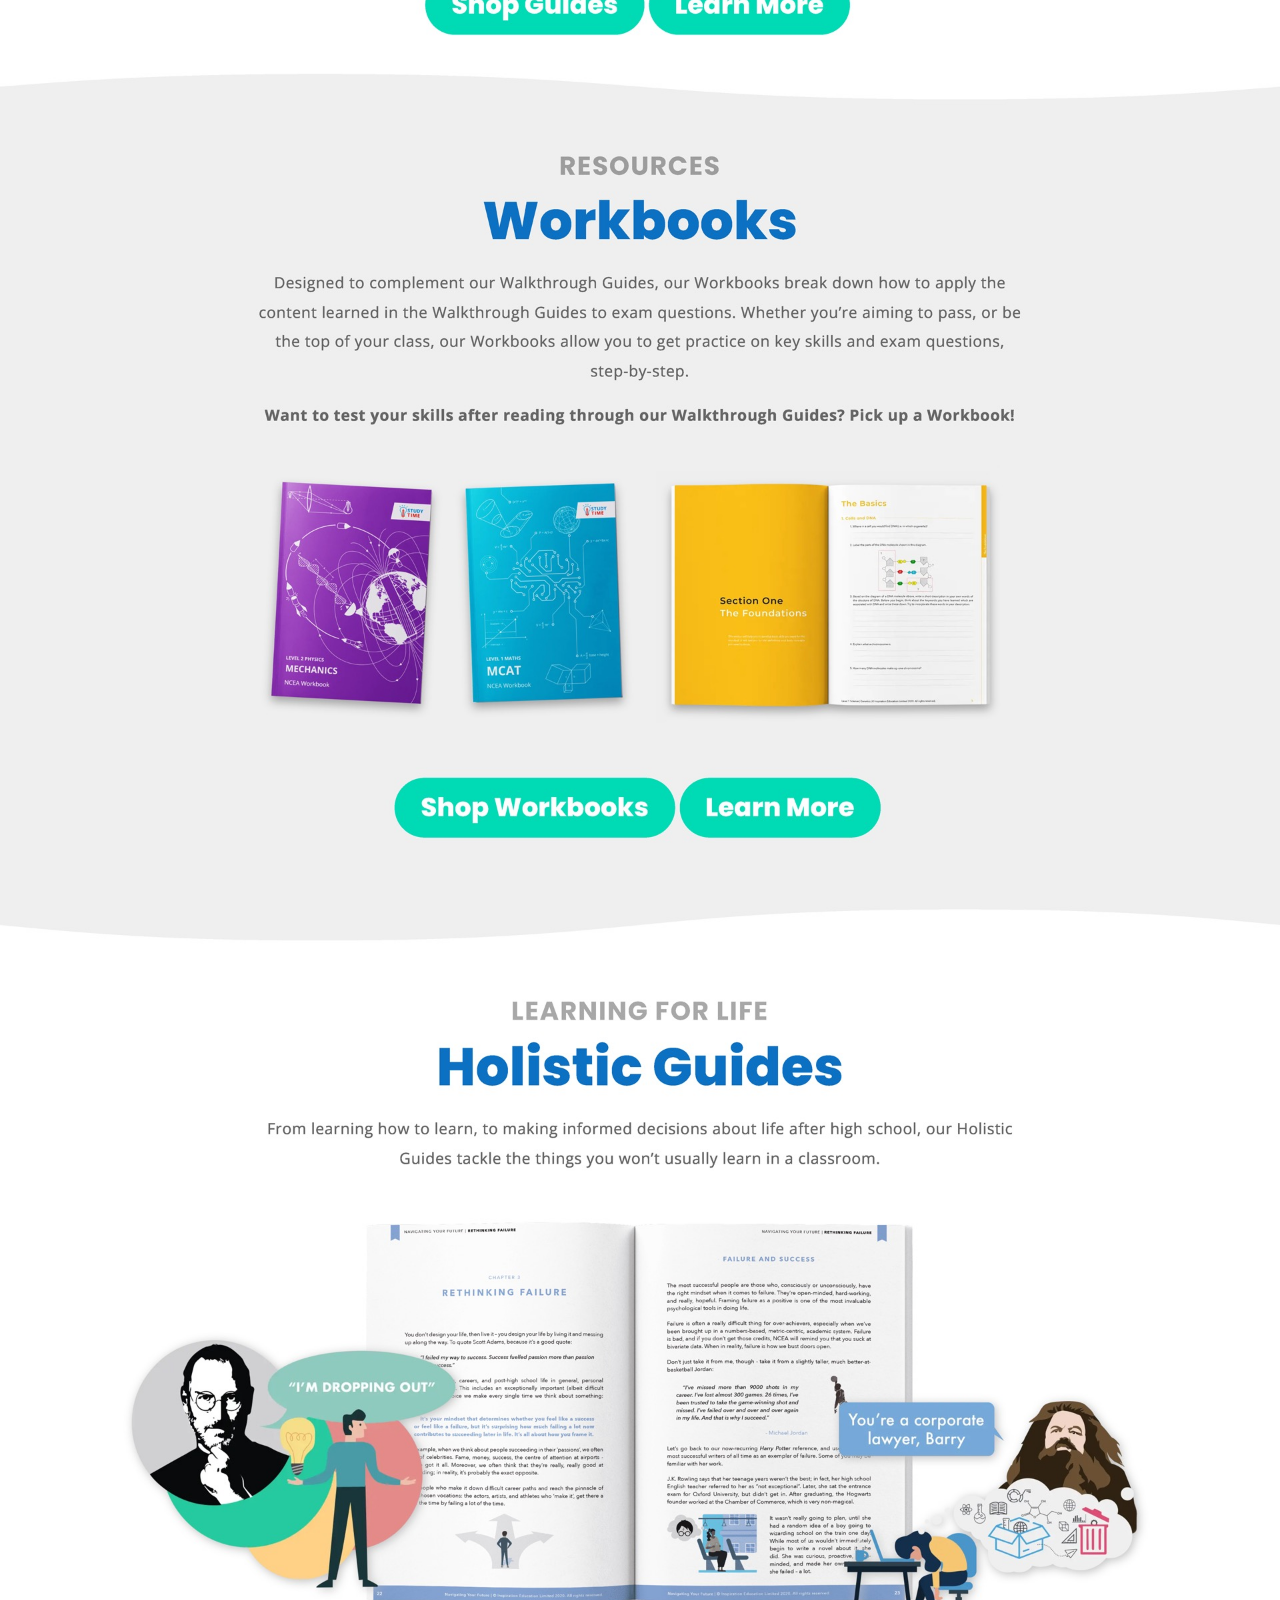
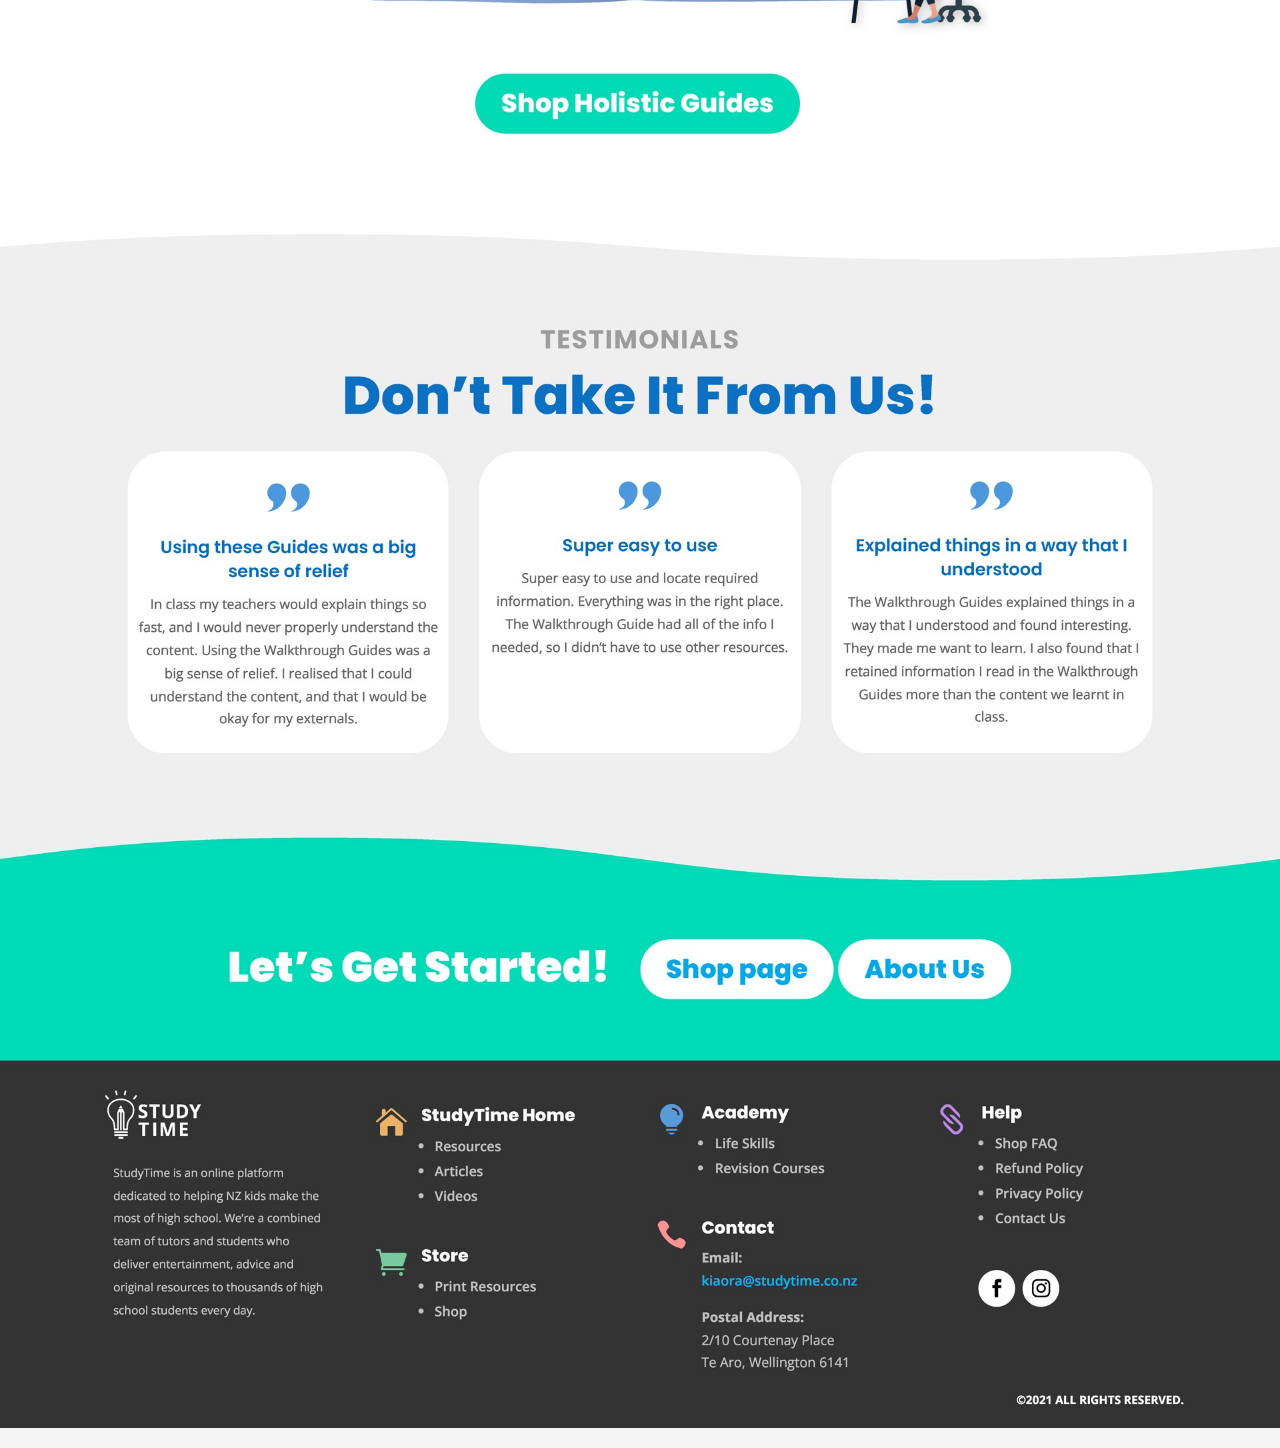
<file: store.html>
<!DOCTYPE html>
<html>

<head>


	<link rel="stylesheet" href="style.css">
	<script src="myscripts.js"></script>
	<link rel="preconnect" href="https://fonts.googleapis.com">
	<link rel="preconnect" href="https://fonts.gstatic.com" crossorigin>
	<link href="https://fonts.googleapis.com/css2?family=Rubik:ital,wght@0,300;0,400;0,500;0,600;0,700;0,800;0,900;1,300;1,400;1,500;1,600;1,700;1,800;1,900&display=swap" rel="stylesheet">
	<link href="https://fonts.googleapis.com/css2?family=Lato:ital,wght@0,100;0,300;0,400;0,700;0,900;1,100;1,300;1,400;1,700;1,900&display=swap" rel="stylesheet">

	<style>



</style>

</head>


<body class="iframe-body" style="margin:0px">

	<div class="stitched-website">
		<img src="images/web_store/store_menu2.jpg" class="web-menu-top">
		<img src="images/web_store/store_menu1.jpg" class="web-menu">
		<img src="images/web_store/store_1.jpg" class ="page-preview">
		<img src="images/web_store/store_2.jpg" class ="page-preview">
		<img src="images/web_store/store_3.jpg" class ="page-preview">
		<img src="images/web_store/store_4.jpg" class ="page-preview">
		<img src="images/web_store/store_5.jpg" class ="page-preview">





	</div>

	<div class="menu-bar" style="position:fixed; width:100vw;">
		<div class="search-bar">
			<p>	ᐸ </p> <p>ᐳ</p>
			<div class="url-bar">
				<p>store.studytime.co.nz</p><a href="https://store.studytime.co.nz" class="web-links" target="_blank">View live site</a>
			</div>

		</div>
		<div id="website-info" class="info-closed" onclick="webInfo()">

			<div class = "web-info-inner">
				<p></p>
			</div>

		</div>
	</div>

	<script>

	var infoslide = document.getElementById("website-info");

	function webInfo(){


		if (infoslide.style.width !== "60vw") {
			infoslide.style.width = "60vw";
			infoslide.classList.add('info-open')
			infoslide.classList.remove('info-closed');

		} else {
			infoslide.style.width = "0vw";
			infoslide.classList.remove('info-open')
			infoslide.classList.add('info-closed');

		}


	}

	</script>

</body>

</html>
</file>
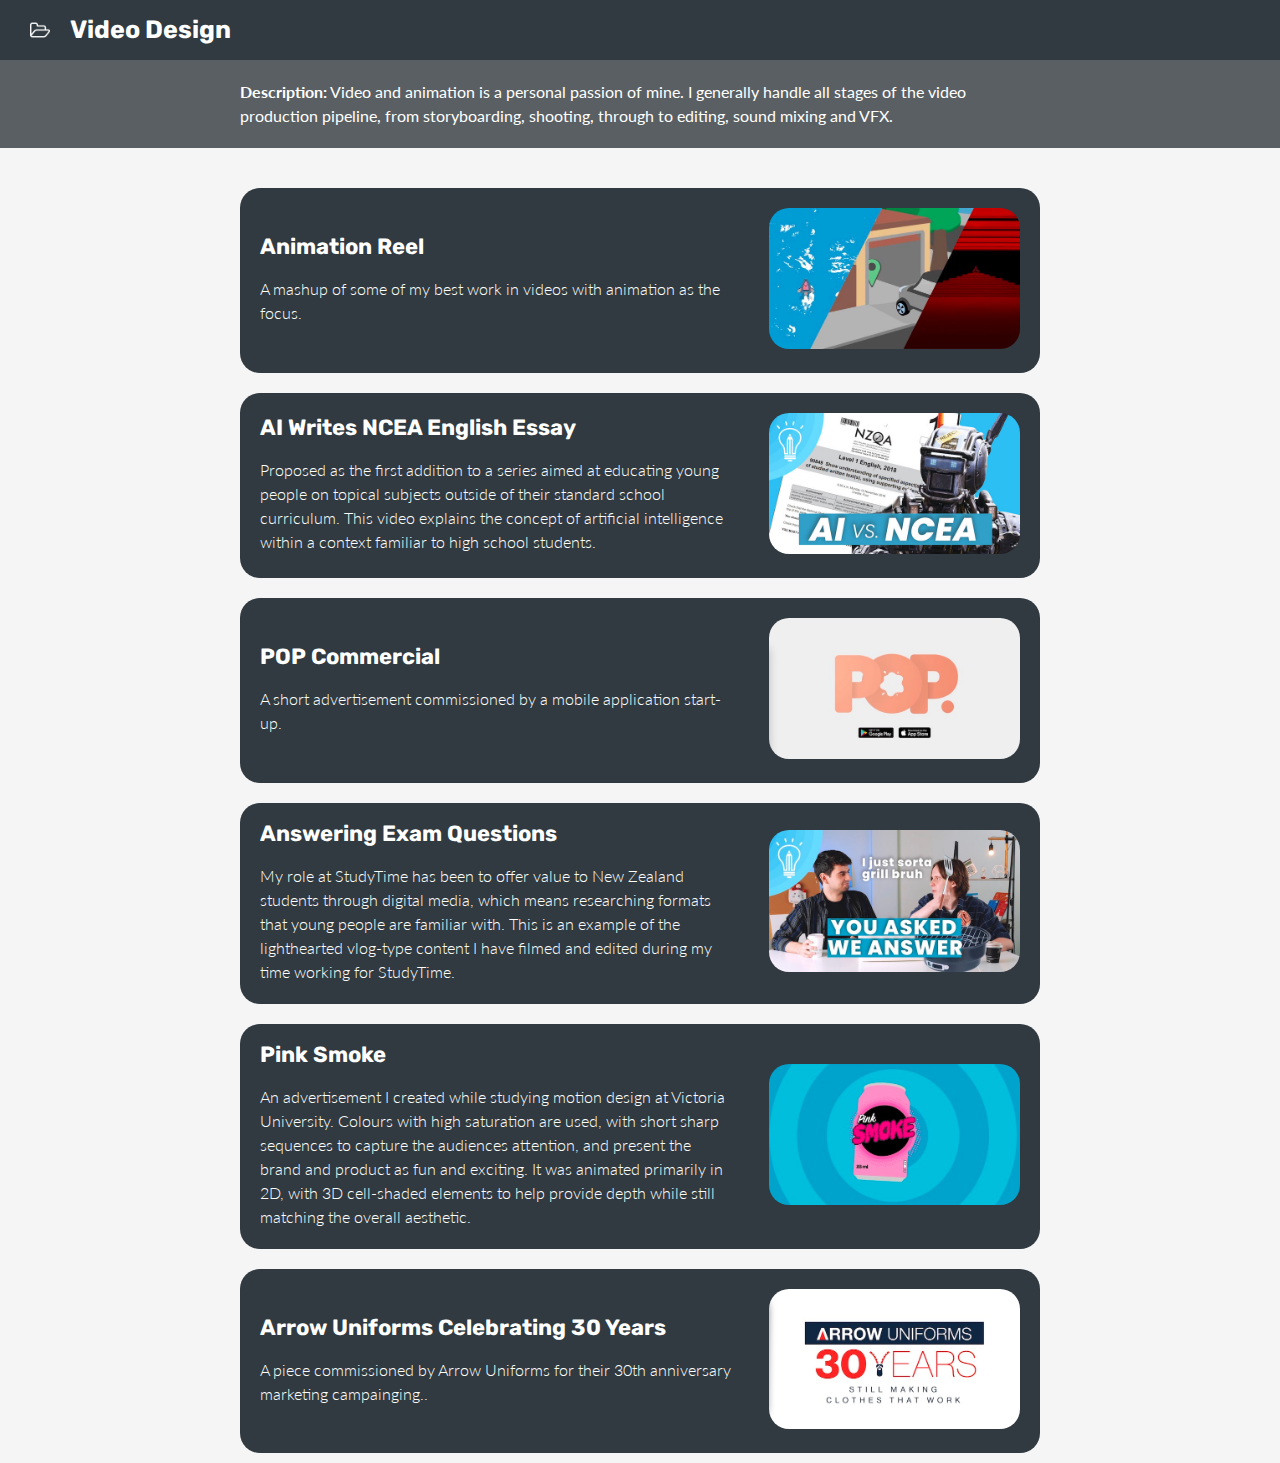
<file: videoplayer.html>
<!DOCTYPE html>
<html>

<head>


	<link rel="stylesheet" href="style.css">
	<script src="myscripts.js"></script>
	<link rel="preconnect" href="https://fonts.googleapis.com">
	<link rel="preconnect" href="https://fonts.gstatic.com" crossorigin>
	<link href="https://fonts.googleapis.com/css2?family=Rubik:ital,wght@0,300;0,400;0,500;0,600;0,700;0,800;0,900;1,300;1,400;1,500;1,600;1,700;1,800;1,900&display=swap" rel="stylesheet">
	<link href="https://fonts.googleapis.com/css2?family=Lato:ital,wght@0,100;0,300;0,400;0,700;0,900;1,100;1,300;1,400;1,700;1,900&display=swap" rel="stylesheet">


	<style>


	.video-list{
		padding-top:30px;
		width:85%;
		max-width:800px;
		margin:auto;
	}

	.video-list ul{
		list-style:none;
		width:100%;
		padding:0px;
		margin:0px;
	}

	.video-list li{
		background:#303a40;
		padding:0px;
		margin-top:10px;
		margin-bottom:10px;
		padding:20px;
		cursor:pointer;
		border-radius:20px;
	}

	.vid-image{
		width:33%;
		margin:auto;
	}

	.vid-image img{
		width:100%;
		border-radius:20px;
	}

	.vid-description{
		width:62%;
		margin-right:5%;
		margin-top:auto;
		margin-bottom:auto;
	}



	.video-list li:hover{
		background:#181f21;
		transition:0.2s;
	}

	.vid-description-container{
		display:flex;
	}

	.video-list p{
		margin:0px!important;
		padding:0px!important;
		line-height:1.5em;
		text-align:left;
		color:white;
		font-weight:300!important;


	}

	.video-list h3{
		margin:0px!important;
		padding:0px!important;
		line-height:1em;
		text-align:left;
		color:white;

	}

	#vid1, #vid2, #vid3, #vid4, #vid5, #vid6, #vid7, #vid8{
		max-height:0px;
		overflow:hidden;
		padding:0px;
		transition:0.5s;
		margin-top:0px;
	}

	#window-inner4{
		background:#363c3d;
	}

	body{
		background:white;
		margin:0px;
		padding:0px;
	}

	.yt-frame{
		width:85vw;
		height:50vw;
		max-width:800px;
		max-height:450px;
	}

	@media screen and (max-width: 600px) {

		#vid1, #vid2, #vid3, #vid4, #vid5, #vid6, #vid7, #vid8{
			max-height:none!important;
			overflow:visible;
		}

		.vid-image{
			padding-top:10px;
			width:100%;
			margin:auto;

		}

		.vid-image img{
			width:50%;
			display:none;
			border-radius:0px;
			margin:auto;
		}

		.vid-description{
			width:100%;
			margin-right:0%;
		}

		.vid-description-container{
			display:block;
		}

		.video-list{
			padding-top:10px;
			width:100%;
			border-radius:0px;

		}

		.video-list li{
			border-radius:0px;
			/* margin:0px; */


		}



		.yt-frame{
			width:100vw;
			height:60vw;
			max-width:800px;
			max-height:450px;
		}

	}


	</style>

</head>
<body class="iframe-body">

	<div class="logo-header">
		<img src="images/icons/openfolder.png"><h1>Video Design</h1>
	</div>
	<div class="page-description">
		<p><b>Description:</b> Video and animation is a personal passion of mine. I generally handle all stages of the video production pipeline, from storyboarding, shooting, through to editing, sound mixing and VFX.</p>
	</div>

	<div class= "video-list">
		<ul>


			<li id = "vid1" class = "vid-drop">	<div style="padding:56.25% 0 0 0;position:relative;"><iframe src="https://player.vimeo.com/video/662103561?h=2a0d672fdf&amp;badge=0&amp;autopause=0&amp;player_id=0&amp;app_id=58479" frameborder="0" allow="autoplay; fullscreen; picture-in-picture" allowfullscreen style="position:absolute;top:0;left:0;width:100%;height:100%;" title="Mitchell Barclay - Animation Reel"></iframe></div><script src="https://player.vimeo.com/api/player.js"></script>
			</li>

			<li onclick="showVideo1();">

				<div class="vid-description-container">

					<div class="vid-description">
						<h3>Animation Reel</h3> <br>
						<p> A mashup of some of my best work in videos with animation as the focus.</p>
					</div>

					<div class="vid-image">
						<img src="images/thumbs/an_reel_thumb.jpg">
					</div>

				</div>

			</li>

			<li id= "vid2" class = "vid-drop">
				<iframe width="737" height="415" class="yt-frame" src="https://www.youtube.com/embed/kTUGrH4r2n0" title="YouTube video player" frameborder="0" allow="accelerometer; autoplay; clipboard-write; encrypted-media; gyroscope; picture-in-picture" allowfullscreen></iframe>
			</li>

			<li onclick="showVideo2();">

				<div class="vid-description-container">
					<div class="vid-description">
						<h3>AI Writes NCEA English Essay</h3><br>
						<p>Proposed as the first addition to a series aimed at educating young people on topical subjects outside of their standard school curriculum. This video explains the concept of artificial intelligence within a context familiar to high school students.</p>
					</div>
					<div class="vid-image">
						<img src="images/thumbs/ai_thumb.jpg">
					</div>
				</div>

			</li>


			<li id= "vid4" class = "vid-drop">
				<div style="padding:56.25% 0 0 0;position:relative;"><iframe src="https://player.vimeo.com/video/662805353?h=93a1274df1&amp;badge=0&amp;autopause=0&amp;player_id=0&amp;app_id=58479" frameborder="0" allow="autoplay; fullscreen; picture-in-picture" allowfullscreen style="position:absolute;top:0;left:0;width:100%;height:100%;" title="POP Commercial"></iframe></div><script src="https://player.vimeo.com/api/player.js"></script>
			</li>

			<li onclick="showVideo4();">

				<div class="vid-description-container">
					<div class="vid-description">
						<h3>POP Commercial</h3><br>
						<p>A short advertisement commissioned by a mobile application start-up.</p>
					</div>
					<div class="vid-image">
						<img src="images/thumbs/pop_thumb.jpg">
					</div>
				</div>

			</li>

			<li id= "vid8" class = "vid-drop">
				<iframe width="855" height="481" class = "yt-frame" src="https://www.youtube.com/embed/sHO5NwXpquE" title="YouTube video player" frameborder="0" allow="accelerometer; autoplay; clipboard-write; encrypted-media; gyroscope; picture-in-picture" allowfullscreen></iframe>
			</li>

			<li onclick="showVideo8();">

				<div class="vid-description-container">
					<div class="vid-description">
						<h3>Answering Exam Questions</h3><br>
						<p>My role at StudyTime has been to offer value to New Zealand students through digital media, which means researching formats that young people are familiar with. This is an example of the lighthearted vlog-type content I have filmed and edited during my time working for StudyTime. </p>
					</div>
					<div class="vid-image">
						<img src="images/thumbs/questions_thumb.jpg">
					</div>
				</div>

			</li>

			<li id= "vid3" class = "vid-drop">
				<div style="padding:56.25% 0 0 0;position:relative;"><iframe src="https://player.vimeo.com/video/615661140?h=997720fc0b&amp;badge=0&amp;autopause=0&amp;player_id=0&amp;app_id=58479" frameborder="0" allow="autoplay; fullscreen; picture-in-picture" allowfullscreen style="position:absolute;top:0;left:0;width:100%;height:100%;" title="Pink Smoke"></iframe></div><script src="https://player.vimeo.com/api/player.js"></script>
			</li>


			<li onclick="showVideo3();">

				<div class="vid-description-container">
					<div class="vid-description">
						<h3>Pink Smoke</h3><br>
						<p> An advertisement I created while studying motion design at Victoria University. Colours with high saturation are used, with short sharp sequences to capture the audiences attention, and present the brand and product as fun and exciting. It was animated primarily in 2D, with 3D cell-shaded elements to help provide depth while still matching the overall aesthetic.</p>
					</div>
					<div class="vid-image">
						<img src="images/thumbs/pink_thumb.jpg">
					</div>
				</div>

			</li>

			<li id= "vid6" class = "vid-drop">
				<div style="padding:56.25% 0 0 0;position:relative;"><iframe src="https://player.vimeo.com/video/662805587?h=8964cd9397&amp;badge=0&amp;autopause=0&amp;player_id=0&amp;app_id=58479" frameborder="0" allow="autoplay; fullscreen; picture-in-picture" allowfullscreen style="position:absolute;top:0;left:0;width:100%;height:100%;" title="Arrow Uniforms 30 Years"></iframe></div><script src="https://player.vimeo.com/api/player.js"></script>
			</li>



			<li onclick="showVideo6();">

				<div class="vid-description-container">
					<div class="vid-description">
						<h3>Arrow Uniforms Celebrating 30 Years</h3><br>
						<p> A piece commissioned by Arrow Uniforms for their 30th anniversary marketing campainging..</p>
					</div>
					<div class="vid-image">
						<img src="images/thumbs/arrow_thumb.jpg">
					</div>
				</div>

			</li>



		</ul>
	</div>

</div>

<script src="myscripts.js"></script>


</body>

</html>
</file>
<file: style.css>
.page-description{
  margin-top:60px;
  background:#5a5f63;
  padding-left:20px;
  padding-right:20px;
  padding-top:20px;
  padding-bottom:20px;
  display:flex;

}

.page-description p{
  text-align:left!important;
  padding:0px!important;
  line-height:1.5em;
  max-width:800px;
  margin:auto!important;
  color:white;
}

.page-description h3{
  width:100%;
  color:white;
  max-width:800px;
  font-size:30px;
  line-height:1em;
  padding:0px;
  margin:auto!important;
  text-align:left!important;
}


.logo-header{
  text-align:left;
  background:#303a40;
  width:100%;
  display:flex;
  position:fixed;
  top:0px;
  height:60px;
  z-index:999999;
}

.logo-header img{
  height:20px;
  margin-top:auto;
  margin-bottom:auto;
  margin-left:30px;
}

.logo-header h1{
  font-size:25px;
  margin-left:20px;
  margin-right:20px;
  color:white;
  margin-top:15px;
  margin-bottom:5px;
  padding-bottom:10px;
}



.video-closer a{
  font-size:50px;
  color:white;
  margin-left:20px;
  text-decoration:none;
}

#video-player{
  position:relative;

  width:100vw!important;
  height:100vh!important;
  background:black;
  position:fixed;
  display:none;

}

.video-closer{
  background:black;
  z-index:99999999;


}

.links-links img{

  width:60px;
  display:inline-block;
  transition:0.2s;

}

.links{
  margin:0px;
  padding:0px;
  position:absolute;
  right:30px;
  bottom:20px;
  width:60px;
}

.links:hover{
}

.links-links:hover img{
  transform:scale(1.2);
  transition:0.2s;
  margin-top:10px;
  margin-bottom:10px;

}


#about-me-container{
  position:absolute;
  width:500px;
  bottom:0px;
  left:40px;
  transition:0.7s;
  opacity:0;
  z-index:9999;
  pointer-events: none;

}

.web-links{
  background:#366bad;
  line-height:1.5em;
  padding-top:5px;
  padding-bottom:5px;
  padding-left:10px;
  padding-right:10px;
  border-radius:20px;
  text-decoration:none;
  font-size:12px;
  color:white;
}

.about-me-inner{
  height:auto;
  background:#e8e8e8;
  border-radius:20px;
  box-shadow:5px 5px 25px rgba(0,0,0,0.2);
  display:flex;
  margin-top:30px;
}

.about-me-inner p{
  text-align:justify;
  padding:0px 25px 0px 25px;
  font-weight:200;
}

/* .about-me-inner li{
background:white;
padding-top:5px;
padding-bottom:5px;
padding-left:10px;
padding-right:10px;
margin-top:2px;
margin-bottom:2px;
border-radius:10px;
list-style: none;
width:50%;

}

ul{

display:flex;
list-style-type:none;
padding:0px 25px 0px 25px;
} */
.about-me-sidebar{
  width:300px;
  height:auto;
  background:blue;

  border-radius:25px 0px 0px 25px;
}

.about-button{
  width:250px;
  height:100%;
  -webkit-filter: drop-shadow(5px 5px 25px rgba(0,0,0,0.2));
  transition:0.2s;
  cursor:pointer;
  margin-left:20px;
  display:flex;
  margin-bottom:20px;
}

.about-button h3{
  color:white;
  text-shadow:1px 1px black;
  margin-top:auto;
  margin-bottom:auto;
}


.about-button:hover{
  transform:translateX(20px);
  transition:0.2s;

}

.about-button-container{
  height:100%;
}

.about-button img{
  width:70px;
  height:auto;
  transition:0.2s;
  background:white;
  border-radius:50%;
  padding-left:13px;
  padding-right:13px;
  padding-top:5px;
  padding-bottom:5px;
  margin-right:20px;
}

.topbar-text{

}

.topbar{
  width:100vw;
  background:rgba(61, 61, 61, 0.8);
  height:37px;
  position:absolute;
  top:0;
  padding-left:0px;
  display:flex;

}

.topbar-text img{
  height:25px;
  margin-top:7px;
  margin-left:20px;


}

.topbar-icons{
  position:absolute;
  right:20px;
  display:flex;
}

.topbar-icons img{
  height:17px;
  margin-left:10px;
  margin-top:10px;
}

.topbar-icons p {
  margin-left:10px;
}

.topbar p{
  text-align:left;
  line-height:0.2em;
  color:white;
}
#container {
  width: 100%;
  height:100vh;
  background: #136a8a;  /* fallback for old browsers */
  background: -webkit-linear-gradient(to top, #267871, #136a8a);  /* Chrome 10-25, Safari 5.1-6 */
  background: linear-gradient(to top, #267871, #136a8a); /* W3C, IE 10+/ Edge, Firefox 16+, Chrome 26+, Opera 12+, Safari 7+ */

  display: flex;
  align-items: center;
  justify-content: center;
  overflow: hidden;
  touch-action: none;
}



.window-iframe{
  height:inherit;
  width:100%;
  border:none;
}



.iframe-with-sidebar-container{
  height:inherit;
  width:80%;
  display:block;
  padding-left:5px;
  padding-right:2px;

}

.iframe-with-sidebar-inner-container{
  height:inherit;


}





.character-container{
  height:inherit;
  width:100%;
  display:block;

}

.character-inner-container{
  height:inherit;

}


.sidebar{


}

.sidebar a{
  display:inline-block;
  width:100%;
  padding:10px;
  border-radius:20px 0px 0px 20px;
  background:rgba(227, 227, 227, 0);
  transition:0.1s;
  text-decoration: none;
  color:#262626;
}

.active{
  background:rgba(186, 186, 186, 1)!important;
  transition:0.1s;

}

.sidebar-container{

  width:20%;
  display:block;
  background:#ebebeb;
  padding:20px;

}

.sidebar-inner-container{

}

.column-third{

  width:33.3333%;
  flex:33.3333%;

}

.column-third img{
  width:100%;
}



body{
  font-family:'rubik', sans-serif;
}

#index-body{
  margin:0px;
  padding:0px;
  overflow:hidden;
}

.iframe-body{
  overflow:scroll;
  padding-bottom:0px!important;
  background:#f5f5f5!important;

}




h1{
  font-size:40px;
}

h2{

  font-size:30px;
}

h3{

  font-size:22px;
  text-align:center;
}

p{
  font-size:16px;
  text-align:center;
  font-family:lato, sans-serif;
  font-weight:400!important;
  line-height:1.5em;

}

a{
  font-size:16px;
  line-height:1.5em;
}






.item {
  width: auto;
  position:absolute;

  background:rgba(53, 74, 82, 0.98);
  touch-action: none;
  user-select: none;
  display:none;
  top:-40%;
  position:relative;

  height:50px;

  border-radius:20px 20px 0px 0px;
}

.item:hover {
  cursor: pointer;

}

.window-inner{
  display:hidden;
  height:100%;
  background-repeat:no-repeat;
  background-position:right bottom;
  overflow:hidden;

}

.item-window{

  width: 70vw;
  height: 70vh;
  background:white;
  margin-top:50px;
  cursor:auto;
  overflow:auto;
  resize:both;
  min-width:300px;
  padding-bottom:30px;
  border-radius:0px 0px 20px 20px;
  background:rgba(53, 74, 82, 0.98);
}

.item-window::after{
  content:"Pull corner to resize window ⤡";
  color:lightgrey;
  position:absolute;
  margin-top:5px;
  pointer-events: none;
  text-align:right;
  right:0;

}

.item::before{
  content:"⋮⋮ Drag to reposition window ⋮⋮";
  margin-top:15px;
  position:absolute;
  text-align:center;
  width:100%;
  color:lightgrey;

}

::-webkit-resizer {


  display:none;
}




#dock{
  width:100%;
  height:auto;
  position:absolute;
  bottom:0;
}



.close{
  width:30px;
  height:30px;
  background:red;
  position:absolute;
  margin-top:10px;
  margin-left:10px;
  border-radius:50%;
  transition:0.2s;
  text-align:center;
  color:white;
  font-size:25px;
}


.close:hover{
  background:darkred;
  transition:0.2s;
}

.close a{
  color:white;
  text-decoration: none;
  font-size:25px;
  line-height:0px!important;
}

.icon{

  position:relative;
  transition:0.15s;
  transition-timing-function: ease-in;
  margin-left:5%;
  margin-right:5%;
  text-align:center;
  flex-basis: 15%;
  margin-bottom:2%;

}

.icon p{
  color:white;
  text-shadow:1px 1px black;
  font-weight:600!important;

}

.icon:hover{
  cursor:pointer;
  transform:scale(1.05);
  transition:0.15s;
  transition-timing-function: ease-out;

}
.icon:hover img{
  cursor:pointer;
  transform:scale(1.1);
  transition:0.2s;
  transition-timing-function: ease-out;


}
.icon img{
  width:100px;
  height:auto;
  transition:0.2s;
  transition-timing-function: ease-in;
  -webkit-filter: drop-shadow(1px 1px 0px #404040);
}

.icons{
  position:absolute;
  width:100vw;
  display:flex;
  top:100px;
  left:50%;
  transform: translate(-50%, 0%);
  width:100%;
  flex-wrap: wrap;
  margin:auto;

}

.drag-text{
  position:absolute;
  top:-10px;
  right:20px;

}

#video-window{
  position:fixed
  background-color:black;
  width:100vw;
  z-index:9999999;
  padding:0px;
  margin:0px;
  height:100vh;

}

#video-window iframe{
  background:black;
  width:100%;
  padding:0px;
  margin:0px;
  height:100%;
  top:0;
}

#window-inner4{
  background:white;
  padding-left:30px;
  padding-right:30px;
  overflow-y:scroll;
}

.video-link a{
  margin-left:20px;
  margin-right:20px;
}

.video-link{
  padding-top:40px;
}

.close-video-container{
  width:100%;
  background:grey;
  padding:0px;
  margin:0px;

  height:10%;
}

.video-container{
  height:60%;
}

.video-select-container{
  height:30%;
  background:blue;
}

.vid-select {
  width:100%;
  display:flex;
}

.vid-select a{
  height:30%;
  background:grey;
}




@media screen and (max-width: 767px) {

  #about-me-container{
    width:90%;
    left:5%;
  }

  .iframe-body{
    padding-bottom:40px!important;
  }

  .logo-header img{
    height:20px;
    margin-top:auto;
    margin-bottom:auto;
    margin-left:30px;
  }



  .about-me-inner p{
    text-align:justify;
    padding:0px 15px 0px 15px;
    font-weight:200;
    font-size:14px;
  }

  p {
    font-size:14px;
  }
  .about-button{

  }

  .about-button h3{
    color:white;
    text-shadow:1px 1px black;
    margin-top:auto;
    margin-bottom:auto;
    font-size:20px;
  }


  .about-button:hover{
    transform:translateX(0px);
    transition:0.2s;

  }

  .about-button img{
    width:13vw;
    padding-left:4vw;
    padding-right:4vw;
    padding-top:2vw;
    padding-bottom:2vw;
  }

  .item-window{

    width: 100vw;
    height: 100%;
    margin-top:0px;
    padding-bottom:0px!important;
    border-radius:0px;
  }

  .item-window::after{
    display:none;

  }

  .item::before{
    display:none;

  }

  .item {

    top:0px;
    margin-top:0px;
    height:100%;
    position:fixed;

  }

  .close{
    width:40px;
    height:40px;
    font-size:32px;
    margin-top:5px;
    /* background:red;
    position:absolute;
    margin-top:10px;
    margin-left:10px;
    border-radius:50%;
    transition:0.2s;
    text-align:center;
    color:white;*/
  }


  .close a{
    font-size:32px;
  }

  .item-window{
    resize:none;
  }


  .icon img{
    width:23vw;
    height:auto;
    transition:0.2s;
    transition-timing-function: ease-in;
    -webkit-filter: drop-shadow(1px 1px 0px #404040);
  }

  .icon{
    margin-top:auto;
    margin-bottom:auto;
  }

  #index-body {
    margin: 0px!important;
    height: 100%!important;
    overflow: hidden!important;
    width:100vw!important;

  }

  .icon p {
    width:23vw;
    font-size:12px;
  }

  .icons {
    top:50px;
  }

}

@media screen and (max-width: 600px) {
  .page-description{
    padding-left:15px;
    padding-right:15px;
  }
  .page-description p{
    font-size:14px;
  }


}

/* web design mock website styles */


.search-bar{
  width:100%;
  background:#2d3a40;

  display:flex;
}

.search-bar p{
  line-height:2.5em;
  text-align:left;
  display:inline;
  margin-top:0px;
  margin-bottom:0px;
  margin-left:15px;
  margin-right:15px;
  pointer-events: none;
  color:#6b6b6b;

}



.page-preview{
  /* margin-top:2.5em; */
}

.url-bar{
  width:100%;
  background:;
  height:1.5em;
  border-left:2px solid #c4c4c4;
  margin:auto;

}

.url-bar p{
  line-height:1.5em;
  color:white!important;
}


.web-info-inner{
  overflow:hidden;
  pointer-events: none;
}

.web-info-inner p{
  color:white;
}
#website-info{
  background:rgba(255, 255, 255, 0.99);
  width:0vw;
  position:fixed;
  height:100%;
  left:0;
  transition:0.5s;
  transition-timing-function: ease-in-out;
  display:none;
}

#website-info::before{
  right:0px;
  margin-right:-100px;
  position:absolute;
  bottom:100px;
  font-size:50px;
  font-weight:800;
  color:#315f87;
  border-radius:50%;
  background:white;
  width:60px;
  height:60px;
  text-align:center;
  cursor:pointer;
  box-shadow:2px 2px 20px rgba(43, 43, 43, 0.3);
  transition:0.2s;

}

.info-closed::before{
  content:"i";
}

.info-open::before{
  content:"‹";

}


#website-info:hover::before{
  transform:scale(1.2);
  transition:0.2s;
}

.webframe-container{
  height:inherit;
  width:100%;
  display:block;

}

.webframe-inner-container{
  height:inherit;


}

.tabs-container{
  width:100%;
  text-align:center;
}

.tab a{
  margin:auto;
  font-size:12px;
  width:100%;
  line-height:3em;
  background:#2d3a40;
  text-decoration: none;
  color:white;
  border:none;
}

.tab a:nth-child(1), .tab a:nth-child(2){
  border-right:2px solid #394A52;
}


.active-tab{
  background:#394A52!important;
  border-bottom:0.5px solid #2d3a40;

}

.tab a:active{
  background:#394A52!important;
  transition:0.2s;
}

.tab{
  display:flex;


}

.web-menu{
  position: -webkit-sticky; /* Safari */
  position: sticky;
  top: 2.5em;
  margin-top:0px;
  box-shadow:0px 2px 2px rgba(0, 0, 0, 0.1);

}

.web-menu-top{
  margin-top:2.5em;


}

.page-preview{
  margin:0!important;
  padding:0!important;
  border:none;
  display:block;

}

.page-preview img{

}

.stitched-website img{
  display:block;
  width:100vw;
  height:auto;
}

.stitched-website{
  position:absolute;
  padding-bottom:20px;
}

@media screen and (max-width: 767px) {

  .tabs-container{
    padding-top:52px;
    overflow:hidden;
  }
  .search-bar{
    /* display:none; */
    pointer-events: none;

  }

  .back-button p{
    display:none!important;
  }

  .page-preview{

  }

  .web-menu-top{
    /* margin-top:0px; */
    margin-top:2.2em;

  }

  .web-menu{
    /* top:0px; */
    top:2em;
  }




}
</file>
